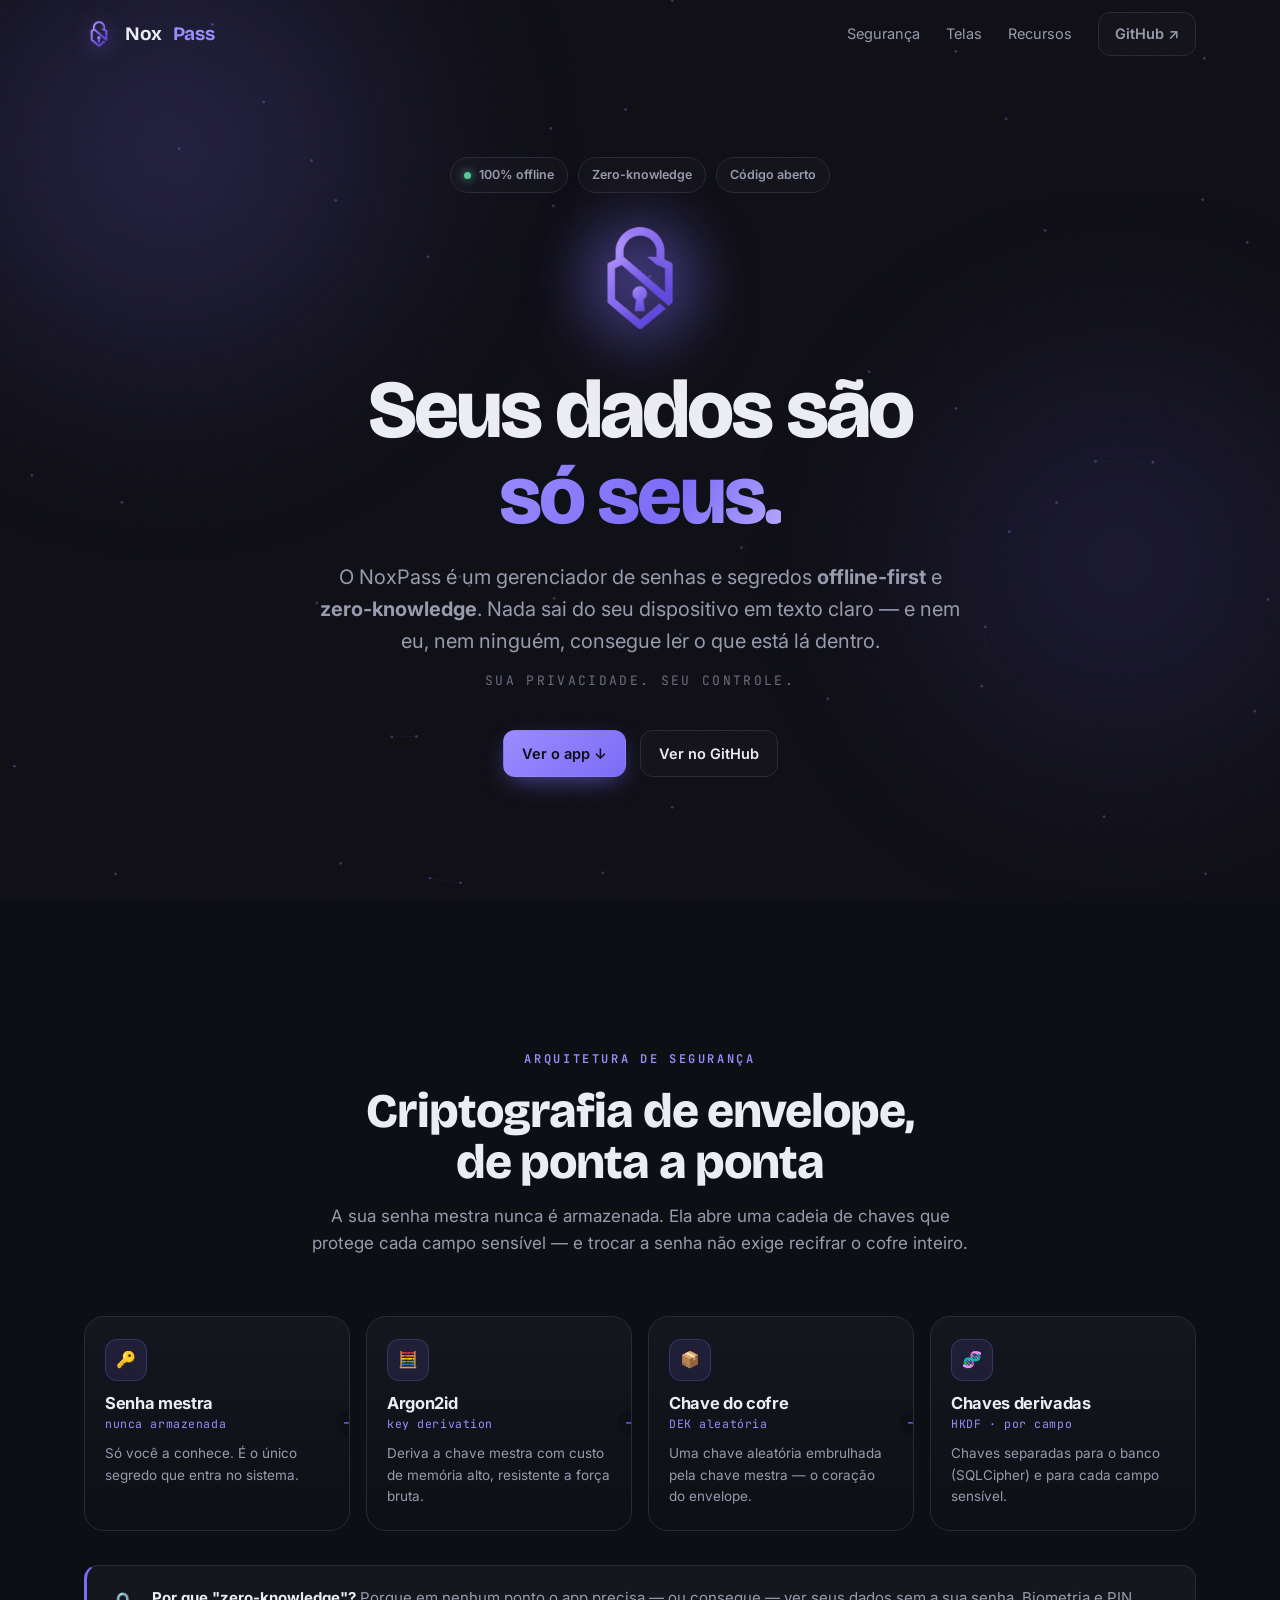
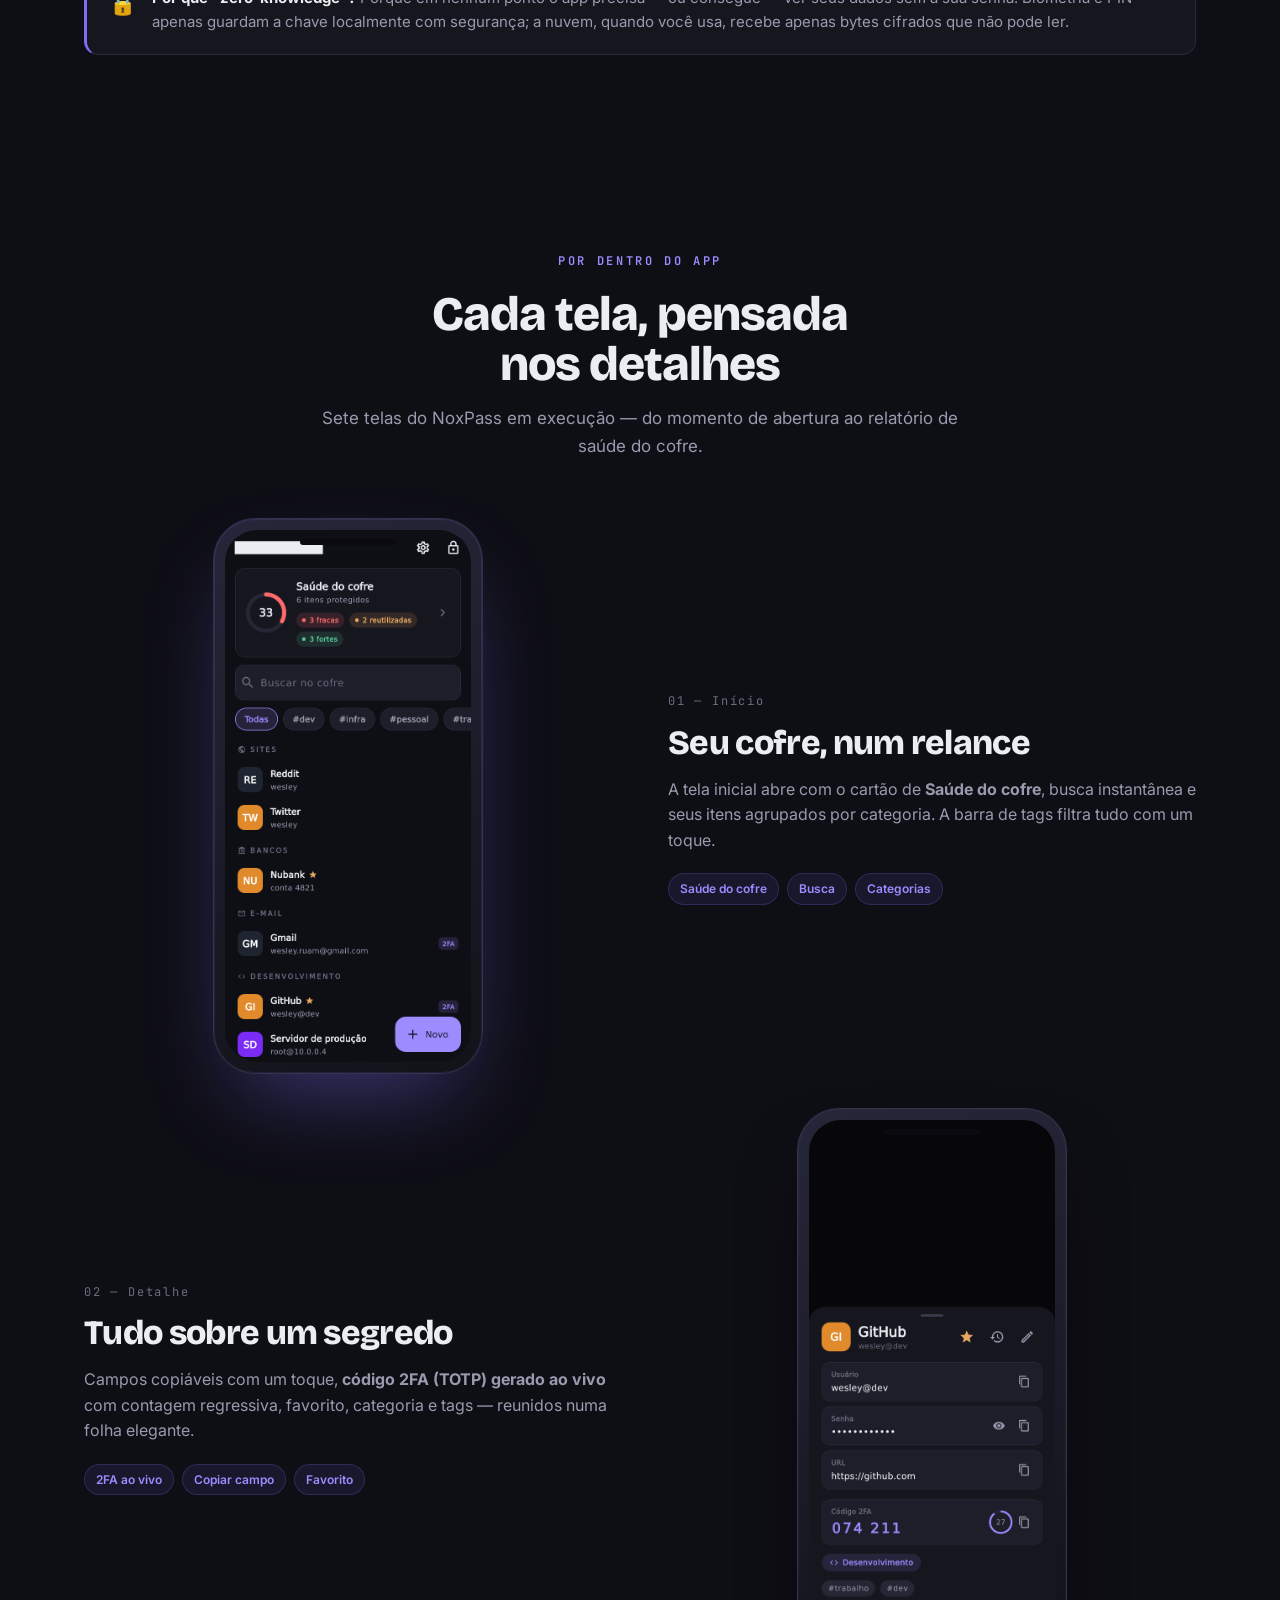
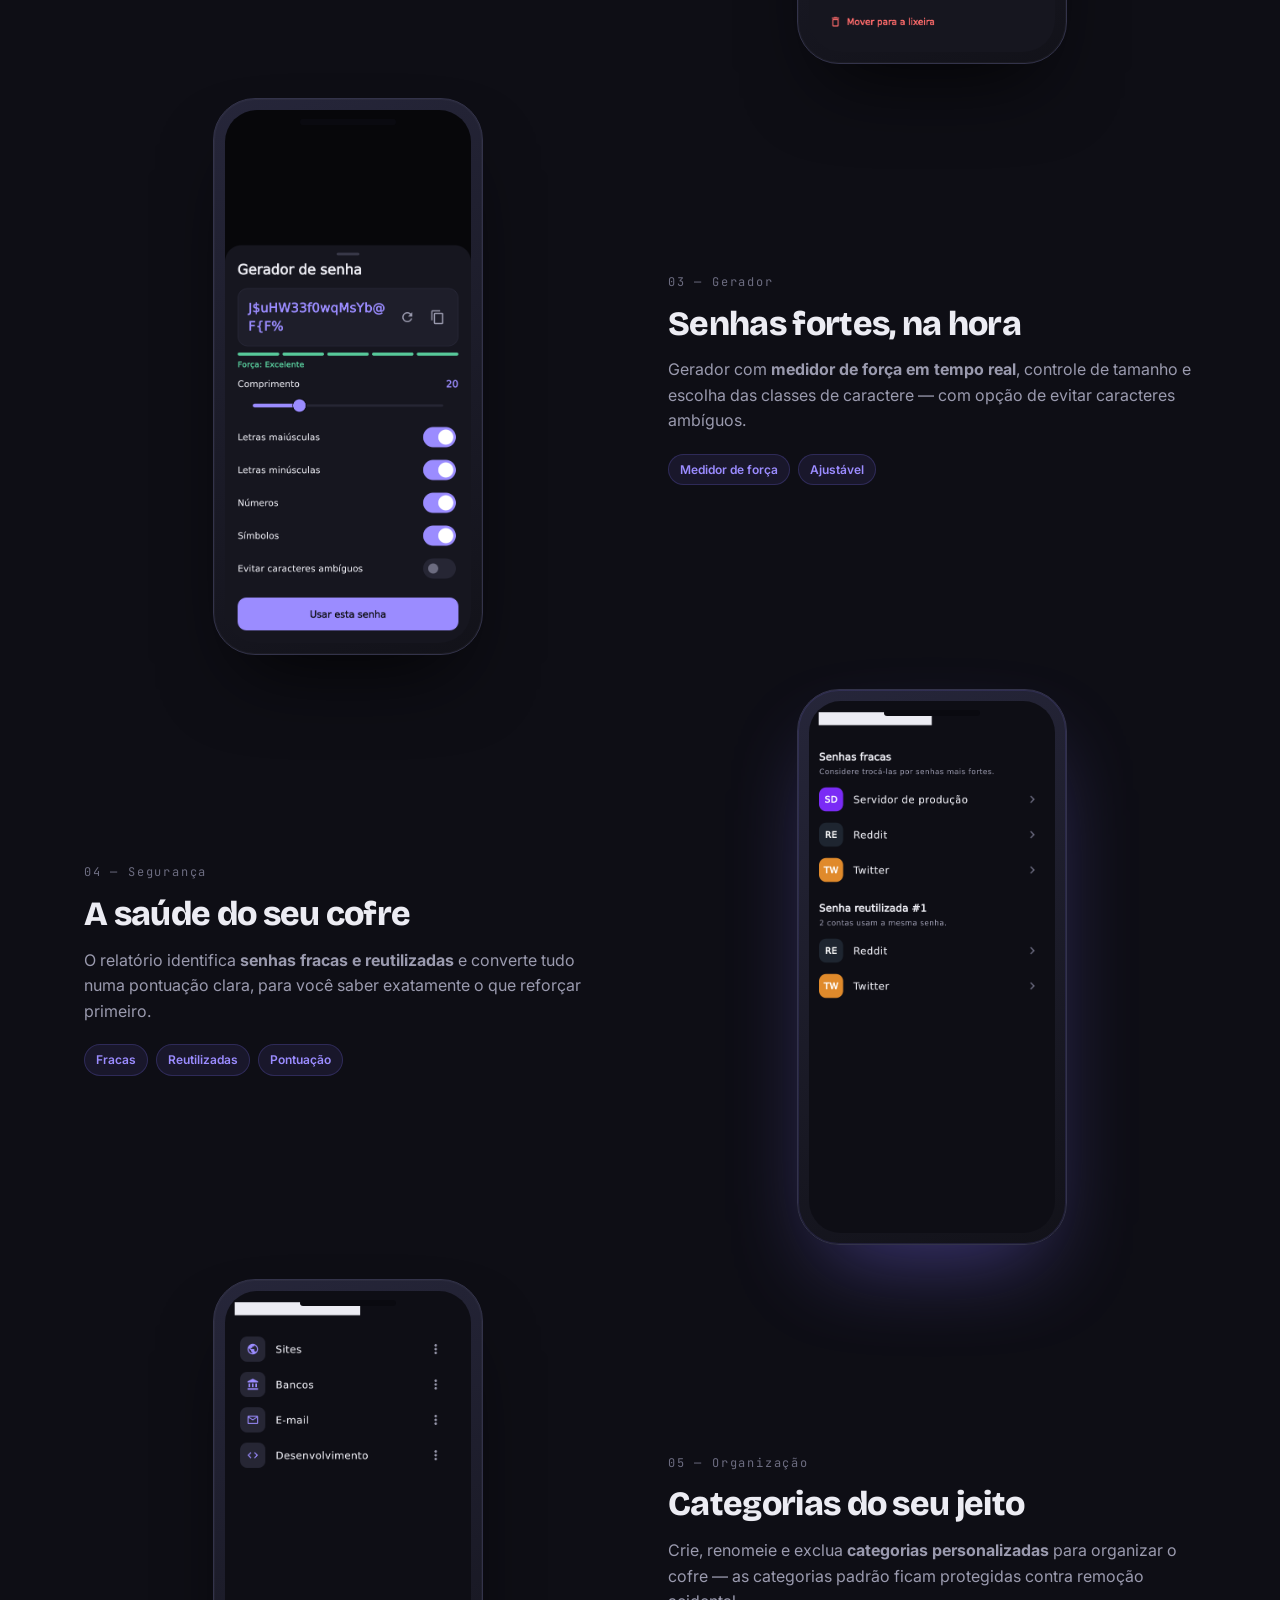
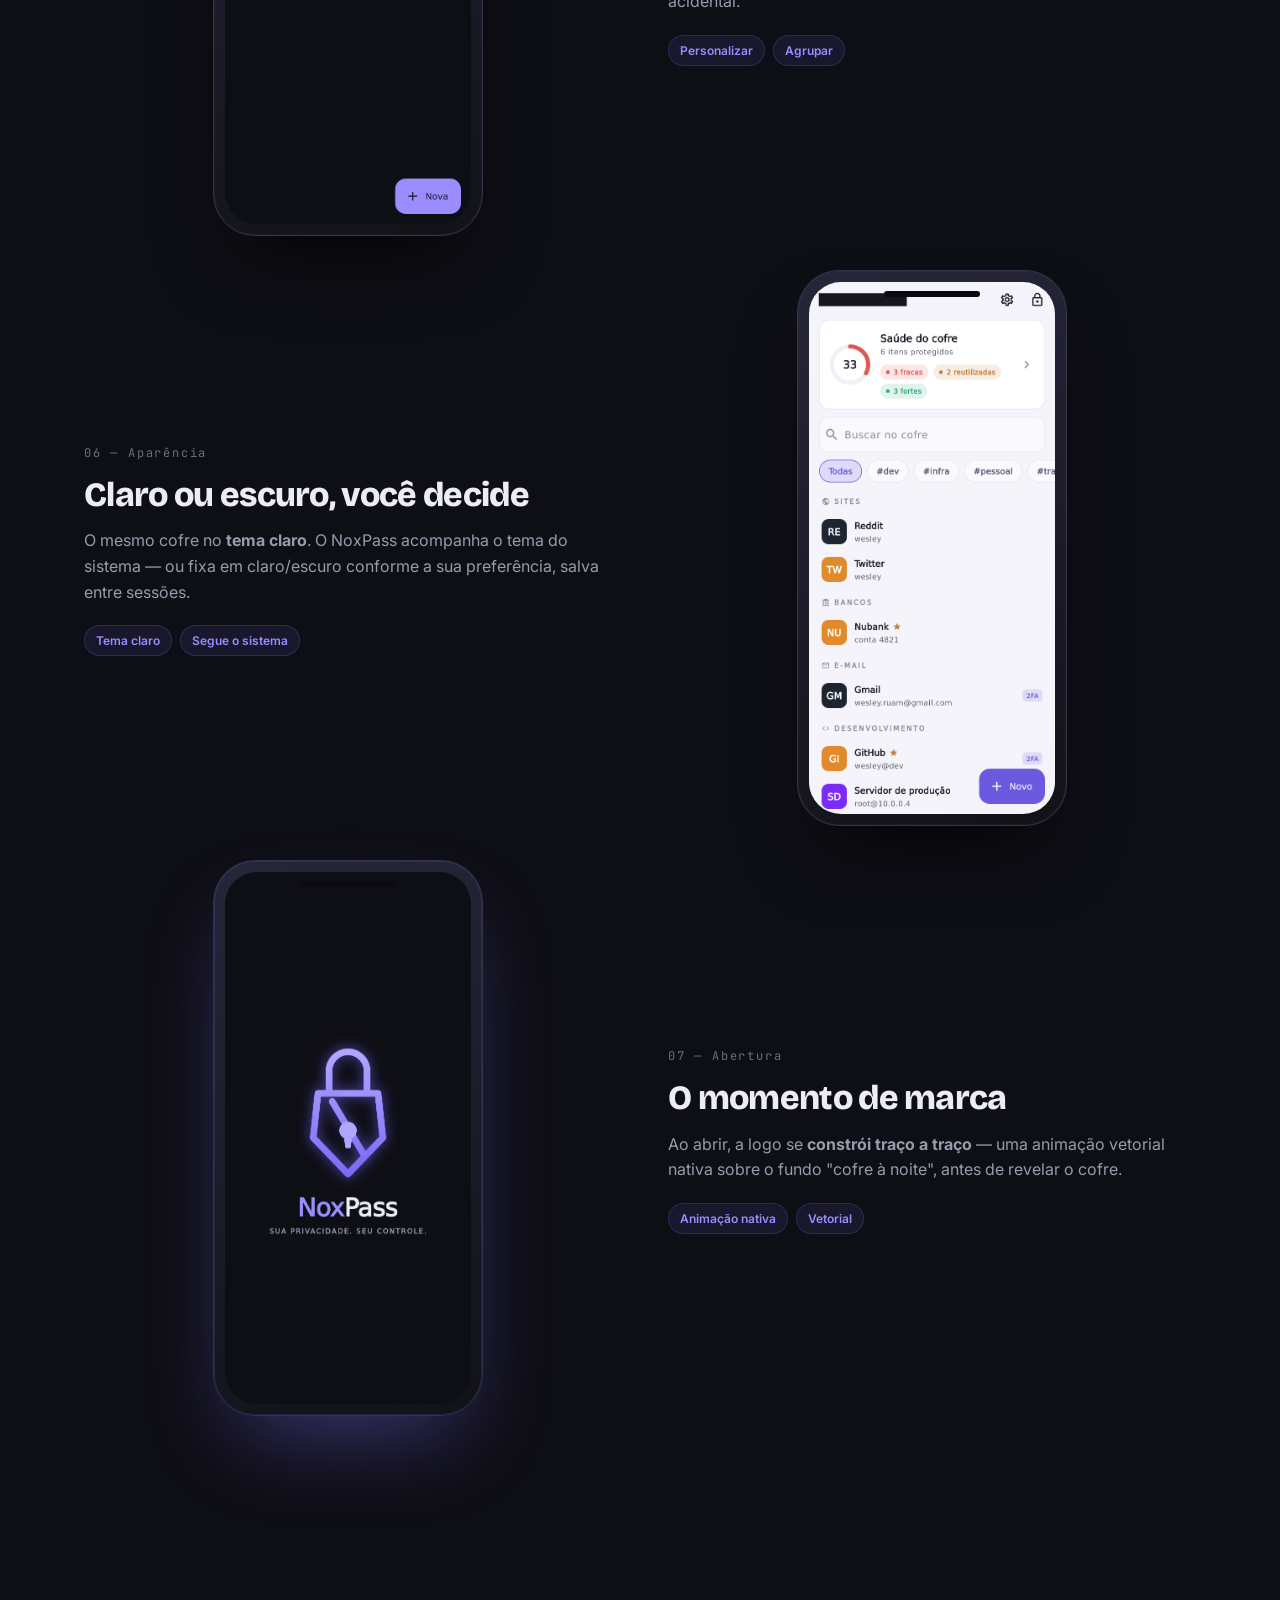
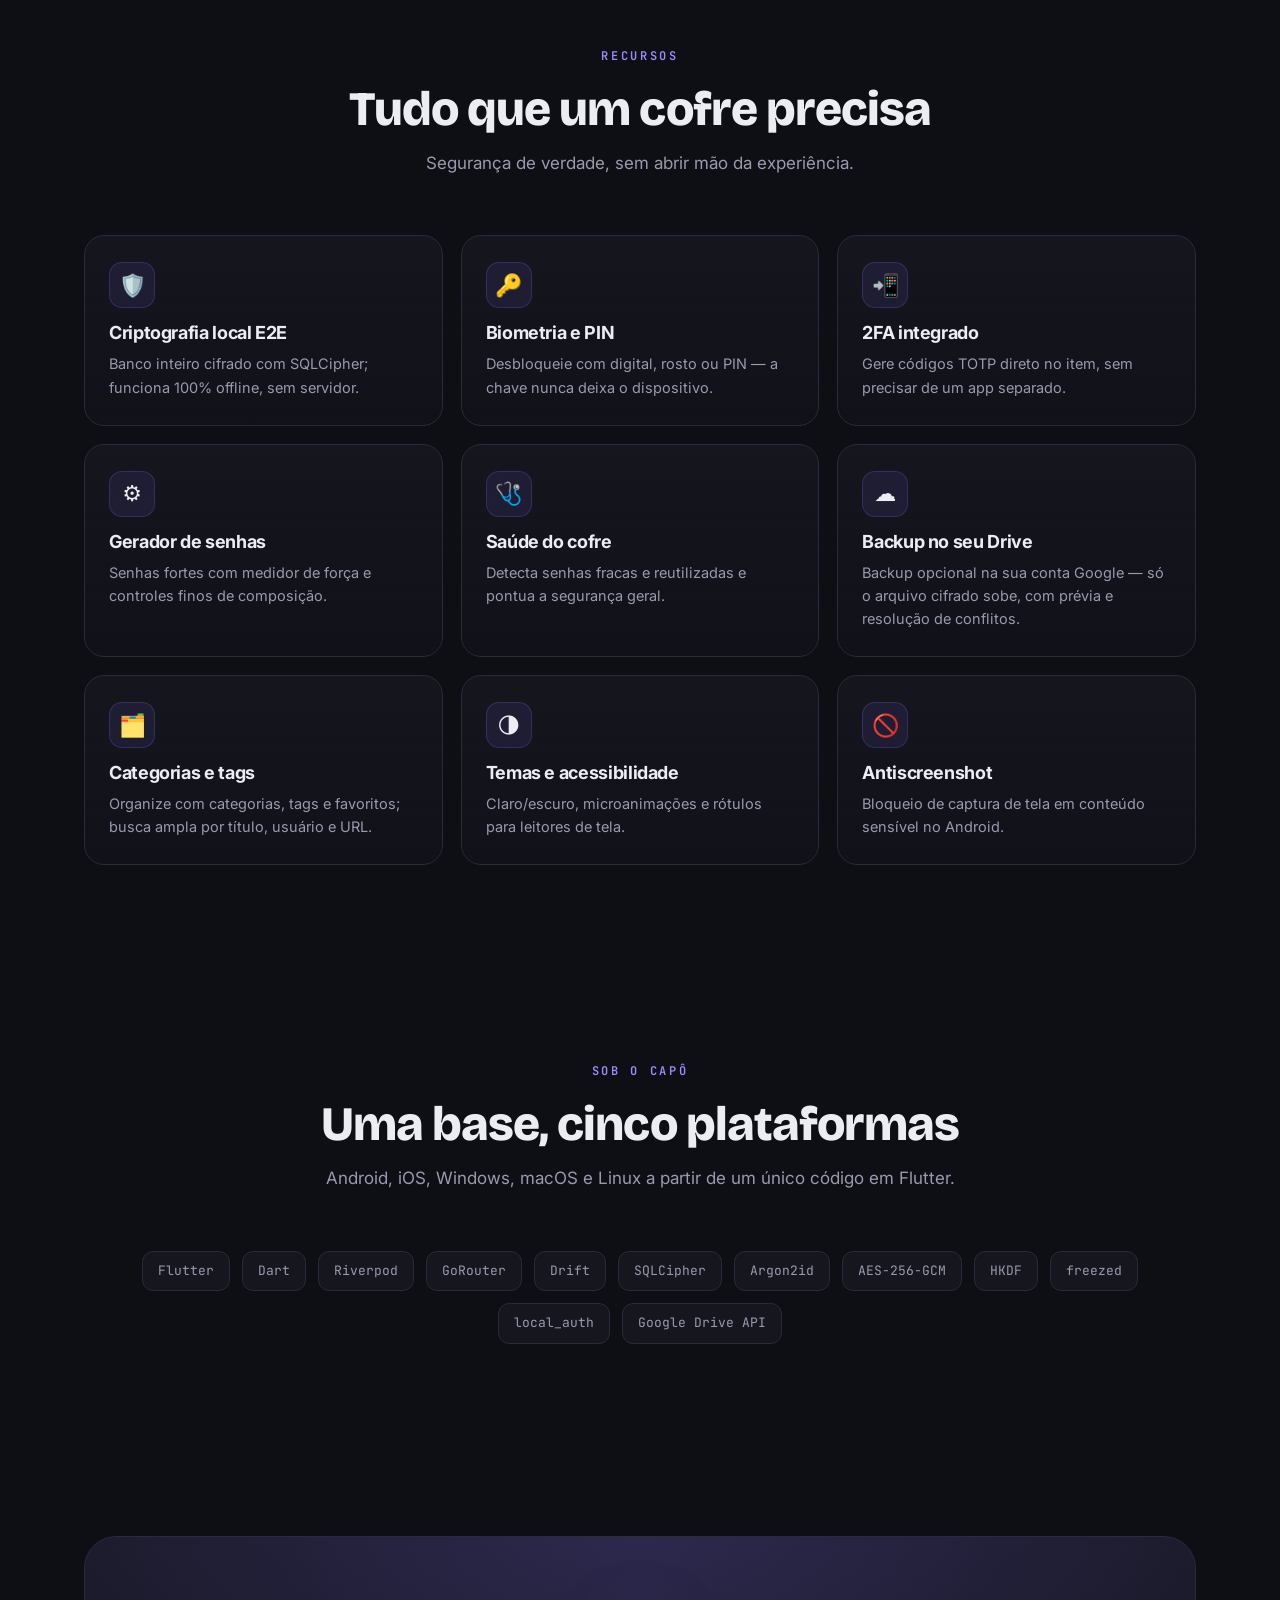
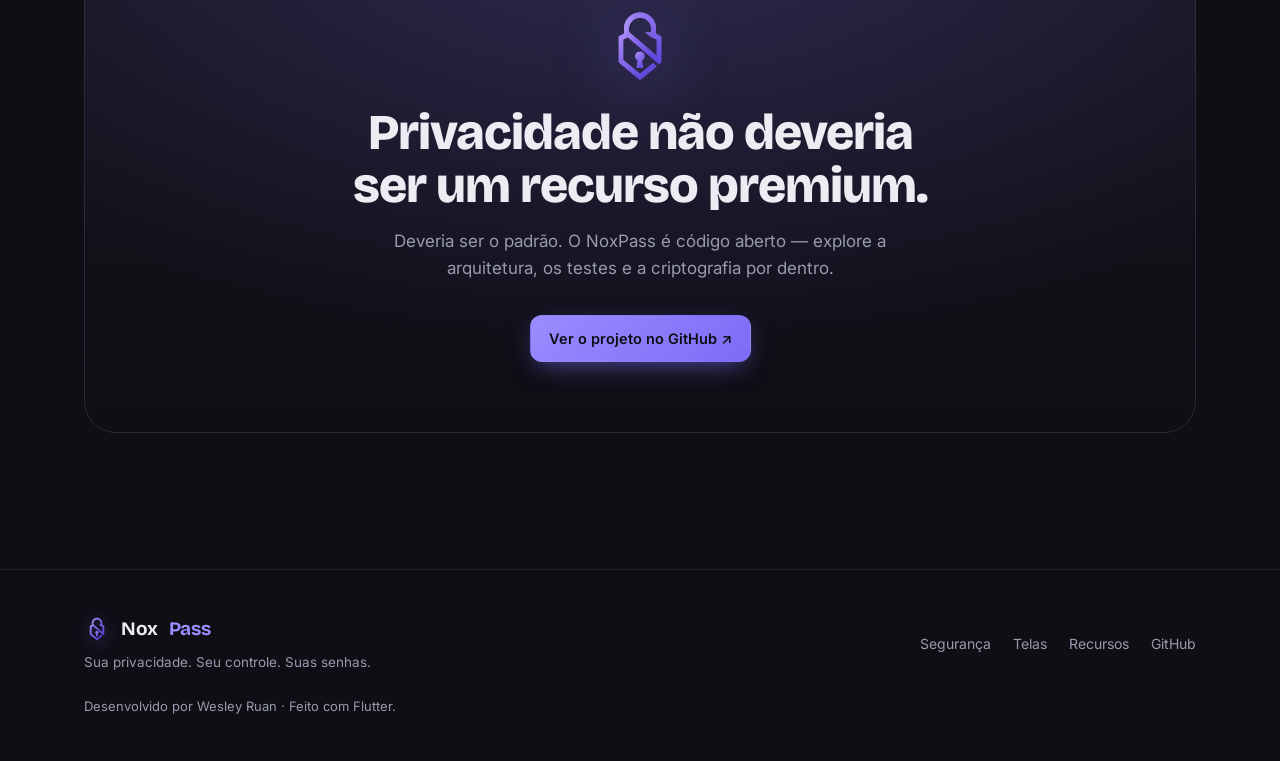
<file: noxpass/index.html>
<!doctype html>
<html lang="pt-BR">
<head>
<meta charset="utf-8" />
<meta name="viewport" content="width=device-width, initial-scale=1" />
<title>NoxPass — Sua privacidade. Seu controle.</title>
<meta name="description" content="NoxPass é um gerenciador de senhas offline-first e zero-knowledge. Criptografia local de ponta a ponta, 2FA, biometria e backup no seu próprio Google Drive." />
<meta name="theme-color" content="#0E0E15" />
<link rel="icon" href="noxpass_shield.png" />
<meta property="og:title" content="NoxPass — gerenciador de senhas zero-knowledge" />
<meta property="og:description" content="Seus dados são só seus. Criptografia local de ponta a ponta, offline-first, em Flutter." />
<meta property="og:image" content="noxpass_shield.png" />
<meta property="og:type" content="website" />
<link rel="preconnect" href="https://fonts.googleapis.com" />
<link rel="preconnect" href="https://fonts.gstatic.com" crossorigin />
<link href="https://fonts.googleapis.com/css2?family=Bricolage+Grotesque:opsz,wght@12..96,600;12..96,700;12..96,800&family=Inter:wght@400;500;600;700&family=JetBrains+Mono:wght@500;600&display=swap" rel="stylesheet" />
<style>
:root{
  --noite:#0E0E15;      /* fundo cofre à noite */
  --noite-2:#0B0B12;
  --panel:#16161F;
  --raise:#1E1E2A;
  --raise-2:#262634;
  --line:#2A2A3A;
  --line-soft:#22222f;
  --ink:#ECECF3;
  --dim:#9A9AAE;
  --faint:#6C6C80;
  --accent:#9B8CFF;     /* violeta claro */
  --accent-deep:#7C6CF6;
  --accent-core:#6A5AE0;
  --ok:#57C99A;
  --warn:#E8A860;
  --danger:#FF6B6B;
  --radius:20px;
  --maxw:1160px;
  --ease:cubic-bezier(.22,.61,.36,1);
  --font-display:"Bricolage Grotesque",-apple-system,system-ui,sans-serif;
  --font-body:"Inter",-apple-system,system-ui,sans-serif;
  --font-mono:"JetBrains Mono",ui-monospace,monospace;
}
*{box-sizing:border-box}
html{scroll-behavior:smooth}
body{
  margin:0;
  font-family:var(--font-body);
  color:var(--ink);
  background:var(--noite);
  line-height:1.6;
  -webkit-font-smoothing:antialiased;
  overflow-x:hidden;
}
h1,h2,h3{font-family:var(--font-display);font-weight:700;line-height:1.05;letter-spacing:-.02em;text-wrap:balance;margin:0}
a{color:inherit;text-decoration:none}
img{max-width:100%;display:block}
.wrap{max-width:var(--maxw);margin-inline:auto;padding-inline:24px}
.eyebrow{
  font-family:var(--font-mono);font-size:12px;font-weight:600;letter-spacing:.22em;
  text-transform:uppercase;color:var(--accent);
}
.muted{color:var(--dim)}
.mono{font-family:var(--font-mono)}

/* ---------- Ambient background ---------- */
.aura{position:fixed;inset:0;z-index:-2;overflow:hidden;pointer-events:none}
.aura::before,.aura::after{
  content:"";position:absolute;border-radius:50%;filter:blur(90px);opacity:.5;
}
.aura::before{width:620px;height:620px;left:-140px;top:-160px;
  background:radial-gradient(circle,rgba(124,108,246,.55),transparent 70%);}
.aura::after{width:560px;height:560px;right:-120px;top:280px;
  background:radial-gradient(circle,rgba(106,90,224,.40),transparent 70%);}
#nodes{position:fixed;inset:0;z-index:-1;pointer-events:none;opacity:.55}
.grain{position:fixed;inset:0;z-index:-1;pointer-events:none;opacity:.035;
  background-image:url("data:image/svg+xml;utf8,<svg xmlns='http://www.w3.org/2000/svg' width='120' height='120'><filter id='n'><feTurbulence type='fractalNoise' baseFrequency='.9' numOctaves='2'/></filter><rect width='100%25' height='100%25' filter='url(%23n)'/></svg>");}

/* ---------- Nav ---------- */
header.nav{position:sticky;top:0;z-index:50;transition:background .3s,border-color .3s,backdrop-filter .3s;
  border-bottom:1px solid transparent}
header.nav.scrolled{background:rgba(14,14,21,.72);backdrop-filter:blur(14px);border-bottom-color:var(--line-soft)}
.nav-in{display:flex;align-items:center;gap:16px;height:68px}
.brand{display:flex;align-items:center;gap:11px;font-family:var(--font-display);font-weight:700;font-size:19px;letter-spacing:-.02em}
.brand img{width:30px;height:30px;filter:drop-shadow(0 3px 10px rgba(124,108,246,.5))}
.brand b{color:var(--accent);font-weight:700}
.nav-links{margin-left:auto;display:flex;gap:26px;align-items:center}
.nav-links a{font-size:14.5px;color:var(--dim);transition:color .2s}
.nav-links a:hover{color:var(--ink)}
.btn{display:inline-flex;align-items:center;gap:9px;font-weight:600;font-size:14.5px;
  padding:11px 18px;border-radius:12px;transition:transform .2s var(--ease),box-shadow .2s,background .2s;border:1px solid transparent;cursor:pointer}
.btn-primary{background:linear-gradient(135deg,var(--accent),var(--accent-deep));color:#0E0E15;
  box-shadow:0 8px 26px -8px rgba(124,108,246,.7)}
.btn-primary:hover{transform:translateY(-2px);box-shadow:0 14px 34px -8px rgba(124,108,246,.85)}
.btn-ghost{border-color:var(--line);color:var(--ink);background:rgba(255,255,255,.02)}
.btn-ghost:hover{border-color:var(--accent-deep);transform:translateY(-2px)}
.nav-links .btn{padding:9px 16px}
@media(max-width:760px){.nav-links a:not(.btn){display:none}}

/* ---------- Hero ---------- */
.hero{position:relative;padding:88px 0 96px;text-align:center}
.badge-row{display:flex;justify-content:center;gap:10px;flex-wrap:wrap;margin-bottom:26px}
.pill{display:inline-flex;align-items:center;gap:8px;font-size:12.5px;font-weight:600;color:var(--dim);
  border:1px solid var(--line);background:rgba(255,255,255,.02);padding:7px 13px;border-radius:999px}
.pill .dot{width:7px;height:7px;border-radius:50%;background:var(--ok);box-shadow:0 0 10px var(--ok)}
.hero-shield{width:118px;height:118px;margin:0 auto 30px;position:relative;animation:float 6s ease-in-out infinite}
.hero-shield img{width:100%;height:100%;filter:drop-shadow(0 14px 40px rgba(124,108,246,.55))}
.hero-shield::after{content:"";position:absolute;inset:-30% ;z-index:-1;border-radius:50%;
  background:radial-gradient(circle,rgba(124,108,246,.45),transparent 65%);filter:blur(20px)}
@keyframes float{50%{transform:translateY(-14px)}}
.hero h1{font-size:clamp(40px,8vw,82px);font-weight:800;letter-spacing:-.035em}
.hero h1 .g{background:linear-gradient(120deg,var(--accent),var(--accent-deep) 60%,#b7a9ff);
  -webkit-background-clip:text;background-clip:text;color:transparent}
.hero p.lead{max-width:640px;margin:22px auto 0;font-size:clamp(16px,2.4vw,20px);color:var(--dim)}
.tagline{margin-top:14px;font-family:var(--font-mono);font-size:13px;letter-spacing:.18em;text-transform:uppercase;color:var(--faint)}
.cta-row{display:flex;gap:14px;justify-content:center;flex-wrap:wrap;margin-top:38px}
.trust{margin-top:54px;display:flex;justify-content:center;gap:34px;flex-wrap:wrap;color:var(--faint);font-size:13.5px}
.trust b{color:var(--ink);font-family:var(--font-display);font-weight:700}

/* ---------- Sections ---------- */
section{padding:96px 0;position:relative}
.section-head{max-width:680px;margin:0 auto 58px;text-align:center}
.section-head h2{font-size:clamp(30px,5vw,48px);margin:16px 0 0;font-weight:800}
.section-head p{color:var(--dim);font-size:17px;margin:16px 0 0}

/* ---------- Envelope diagram ---------- */
.flow{display:grid;grid-template-columns:repeat(4,1fr);gap:16px;align-items:stretch}
.node{background:linear-gradient(180deg,var(--panel),var(--noite));border:1px solid var(--line);
  border-radius:var(--radius);padding:22px 20px;position:relative;overflow:hidden}
.node .ic{width:42px;height:42px;border-radius:12px;display:grid;place-items:center;margin-bottom:14px;
  background:rgba(124,108,246,.12);border:1px solid rgba(124,108,246,.25)}
.node h3{font-size:16.5px;font-family:var(--font-body);font-weight:700}
.node .k{font-family:var(--font-mono);font-size:11.5px;color:var(--accent);letter-spacing:.05em;margin-top:3px}
.node p{font-size:13.5px;color:var(--dim);margin:10px 0 0}
.node .arrow{position:absolute;right:-13px;top:50%;transform:translateY(-50%);z-index:2;color:var(--accent-deep);
  background:var(--noite);border-radius:50%;display:grid;place-items:center;width:26px;height:26px}
@media(max-width:820px){.flow{grid-template-columns:1fr 1fr}.node .arrow{display:none}}
@media(max-width:480px){.flow{grid-template-columns:1fr}}
.zk-note{margin-top:34px;display:flex;gap:16px;align-items:flex-start;background:var(--panel);
  border:1px solid var(--line);border-left:3px solid var(--accent-deep);border-radius:14px;padding:20px 22px}
.zk-note .lock{font-size:22px}
.zk-note p{margin:0;font-size:15px;color:var(--dim)}
.zk-note b{color:var(--ink)}

/* ---------- Gallery ---------- */
.shot{display:grid;grid-template-columns:1fr 1fr;gap:56px;align-items:center;margin-bottom:34px}
.shot:nth-child(even) .shot-copy{order:2}
.shot-copy .idx{font-family:var(--font-mono);font-size:12px;color:var(--faint);letter-spacing:.15em}
.shot-copy h3{font-size:clamp(24px,3.4vw,34px);font-weight:800;margin:12px 0 0}
.shot-copy p{color:var(--dim);font-size:16px;margin:16px 0 0}
.shot-copy .tags{display:flex;gap:8px;flex-wrap:wrap;margin-top:20px}
.tag{font-size:12px;font-weight:600;color:var(--accent);background:rgba(124,108,246,.1);
  border:1px solid rgba(124,108,246,.22);padding:5px 11px;border-radius:999px}
.phone-wrap{display:flex;justify-content:center}
.phone{width:270px;max-width:78vw;border-radius:42px;padding:11px;background:linear-gradient(160deg,#26263a,#121219);
  border:1px solid #33334a;box-shadow:0 40px 80px -30px rgba(0,0,0,.8),0 0 0 1px rgba(255,255,255,.03) inset;
  position:relative;transition:transform .5s var(--ease)}
.phone:hover{transform:translateY(-8px) rotate(-1deg)}
.phone::before{content:"";position:absolute;top:20px;left:50%;transform:translateX(-50%);
  width:96px;height:6px;border-radius:999px;background:#0a0a10;z-index:3}
.phone img{border-radius:32px;width:100%;display:block}
.phone.glow{box-shadow:0 40px 90px -28px rgba(124,108,246,.45),0 0 0 1px rgba(124,108,246,.14) inset}
@media(max-width:860px){.shot{grid-template-columns:1fr;gap:26px;text-align:center}
  .shot:nth-child(even) .shot-copy{order:0}.shot-copy .tags{justify-content:center}}

/* ---------- Features ---------- */
.feat-grid{display:grid;grid-template-columns:repeat(3,1fr);gap:18px}
.feat{background:linear-gradient(180deg,var(--panel),rgba(22,22,31,.4));border:1px solid var(--line);
  border-radius:var(--radius);padding:26px 24px;transition:transform .3s var(--ease),border-color .3s,background .3s}
.feat:hover{transform:translateY(-6px);border-color:rgba(124,108,246,.4)}
.feat .ic{width:46px;height:46px;border-radius:13px;display:grid;place-items:center;font-size:22px;margin-bottom:16px;
  background:rgba(124,108,246,.1);border:1px solid rgba(124,108,246,.22)}
.feat h3{font-size:18px;font-family:var(--font-body);font-weight:700}
.feat p{color:var(--dim);font-size:14.5px;margin:9px 0 0}
@media(max-width:860px){.feat-grid{grid-template-columns:1fr 1fr}}
@media(max-width:520px){.feat-grid{grid-template-columns:1fr}}

/* ---------- Stack ---------- */
.stack-row{display:flex;flex-wrap:wrap;gap:12px;justify-content:center}
.chip{font-family:var(--font-mono);font-size:13px;color:var(--dim);border:1px solid var(--line);
  background:var(--panel);padding:9px 15px;border-radius:11px;transition:color .2s,border-color .2s}
.chip:hover{color:var(--accent);border-color:var(--accent-deep)}

/* ---------- Final CTA ---------- */
.final{text-align:center}
.final-card{background:
    radial-gradient(120% 140% at 50% 0%,rgba(124,108,246,.22),transparent 60%),
    linear-gradient(180deg,var(--panel),var(--noite));
  border:1px solid var(--line);border-radius:32px;padding:70px 30px;position:relative;overflow:hidden}
.final-card img{width:78px;height:78px;margin:0 auto 22px;filter:drop-shadow(0 10px 30px rgba(124,108,246,.5))}
.final-card h2{font-size:clamp(30px,5vw,50px);font-weight:800}
.final-card p{color:var(--dim);max-width:520px;margin:16px auto 0;font-size:17px}

/* ---------- Footer ---------- */
footer{border-top:1px solid var(--line-soft);padding:44px 0;margin-top:40px}
.foot-in{display:flex;justify-content:space-between;align-items:center;gap:20px;flex-wrap:wrap}
.foot-in .brand img{width:26px;height:26px}
footer .muted{font-size:13.5px}
.foot-links{display:flex;gap:22px}
.foot-links a{color:var(--dim);font-size:14px;transition:color .2s}
.foot-links a:hover{color:var(--accent)}

/* ---------- Reveal ---------- */
.reveal{opacity:0;transform:translateY(26px);transition:opacity .7s var(--ease),transform .7s var(--ease)}
.reveal.in{opacity:1;transform:none}
.reveal[data-d="1"]{transition-delay:.08s}
.reveal[data-d="2"]{transition-delay:.16s}
.reveal[data-d="3"]{transition-delay:.24s}
@media(prefers-reduced-motion:reduce){
  *{animation:none!important;scroll-behavior:auto!important}
  .reveal{opacity:1;transform:none;transition:none}
  .hero-shield{animation:none}
}
</style>
</head>
<body>
<div class="aura"></div>
<canvas id="nodes"></canvas>
<div class="grain"></div>

<header class="nav" id="nav">
  <div class="wrap nav-in">
    <a class="brand" href="#top"><img src="noxpass_shield.png" alt="NoxPass" />Nox<b>Pass</b></a>
    <nav class="nav-links">
      <a href="#seguranca">Segurança</a>
      <a href="#telas">Telas</a>
      <a href="#recursos">Recursos</a>
      <a class="btn btn-ghost" href="https://github.com/wesleyruam/noxpass" target="_blank" rel="noopener">GitHub ↗</a>
    </nav>
  </div>
</header>

<main id="top">
<section class="hero">
  <div class="wrap">
    <div class="badge-row reveal">
      <span class="pill"><span class="dot"></span>100% offline</span>
      <span class="pill">Zero-knowledge</span>
      <span class="pill">Código aberto</span>
    </div>
    <div class="hero-shield reveal" data-d="1"><img src="noxpass_shield.png" alt="Escudo NoxPass" /></div>
    <h1 class="reveal" data-d="1">Seus dados são<br /><span class="g">só seus.</span></h1>
    <p class="lead reveal" data-d="2">O NoxPass é um gerenciador de senhas e segredos <b>offline-first</b> e <b>zero-knowledge</b>. Nada sai do seu dispositivo em texto claro — e nem eu, nem ninguém, consegue ler o que está lá dentro.</p>
    <div class="tagline reveal" data-d="2">Sua privacidade. Seu controle.</div>
    <div class="cta-row reveal" data-d="3">
      <a class="btn btn-primary" href="#telas">Ver o app ↓</a>
      <a class="btn btn-ghost" href="https://github.com/wesleyruam/noxpass" target="_blank" rel="noopener">Ver no GitHub</a>
    </div>
    <div class="trust reveal" data-d="3">
      <span><b>5</b> plataformas</span>
      <span><b>Argon2id</b> + AES-256-GCM</span>
      <span><b>SQLCipher</b> no banco</span>
      <span><b>Flutter</b> nativo</span>
    </div>
  </div>
</section>

<section id="seguranca">
  <div class="wrap">
    <div class="section-head reveal">
      <span class="eyebrow">Arquitetura de segurança</span>
      <h2>Criptografia de envelope, de ponta a ponta</h2>
      <p>A sua senha mestra nunca é armazenada. Ela abre uma cadeia de chaves que protege cada campo sensível — e trocar a senha não exige recifrar o cofre inteiro.</p>
    </div>
    <div class="flow">
      <div class="node reveal"><div class="ic">🔑</div><h3>Senha mestra</h3><div class="k">nunca armazenada</div><p>Só você a conhece. É o único segredo que entra no sistema.</p><div class="arrow">→</div></div>
      <div class="node reveal" data-d="1"><div class="ic">🧮</div><h3>Argon2id</h3><div class="k">key derivation</div><p>Deriva a chave mestra com custo de memória alto, resistente a força bruta.</p><div class="arrow">→</div></div>
      <div class="node reveal" data-d="2"><div class="ic">📦</div><h3>Chave do cofre</h3><div class="k">DEK aleatória</div><p>Uma chave aleatória embrulhada pela chave mestra — o coração do envelope.</p><div class="arrow">→</div></div>
      <div class="node reveal" data-d="3"><div class="ic">🧬</div><h3>Chaves derivadas</h3><div class="k">HKDF · por campo</div><p>Chaves separadas para o banco (SQLCipher) e para cada campo sensível.</p></div>
    </div>
    <div class="zk-note reveal">
      <span class="lock">🔒</span>
      <p><b>Por que "zero-knowledge"?</b> Porque em nenhum ponto o app precisa — ou consegue — ver seus dados sem a sua senha. Biometria e PIN apenas guardam a chave localmente com segurança; a nuvem, quando você usa, recebe apenas bytes cifrados que não pode ler.</p>
    </div>
  </div>
</section>

<section id="telas">
  <div class="wrap">
    <div class="section-head reveal">
      <span class="eyebrow">Por dentro do app</span>
      <h2>Cada tela, pensada nos detalhes</h2>
      <p>Sete telas do NoxPass em execução — do momento de abertura ao relatório de saúde do cofre.</p>
    </div>

    <div class="shot reveal">
      <div class="shot-copy">
        <span class="idx">01 — Início</span>
        <h3>Seu cofre, num relance</h3>
        <p>A tela inicial abre com o cartão de <b>Saúde do cofre</b>, busca instantânea e seus itens agrupados por categoria. A barra de tags filtra tudo com um toque.</p>
        <div class="tags"><span class="tag">Saúde do cofre</span><span class="tag">Busca</span><span class="tag">Categorias</span></div>
      </div>
      <div class="phone-wrap"><div class="phone glow"><img src="screenshots/home.png" alt="Tela inicial do NoxPass" loading="lazy" /></div></div>
    </div>

    <div class="shot reveal">
      <div class="shot-copy">
        <span class="idx">02 — Detalhe</span>
        <h3>Tudo sobre um segredo</h3>
        <p>Campos copiáveis com um toque, <b>código 2FA (TOTP) gerado ao vivo</b> com contagem regressiva, favorito, categoria e tags — reunidos numa folha elegante.</p>
        <div class="tags"><span class="tag">2FA ao vivo</span><span class="tag">Copiar campo</span><span class="tag">Favorito</span></div>
      </div>
      <div class="phone-wrap"><div class="phone"><img src="screenshots/detail.png" alt="Detalhe de um segredo" loading="lazy" /></div></div>
    </div>

    <div class="shot reveal">
      <div class="shot-copy">
        <span class="idx">03 — Gerador</span>
        <h3>Senhas fortes, na hora</h3>
        <p>Gerador com <b>medidor de força em tempo real</b>, controle de tamanho e escolha das classes de caractere — com opção de evitar caracteres ambíguos.</p>
        <div class="tags"><span class="tag">Medidor de força</span><span class="tag">Ajustável</span></div>
      </div>
      <div class="phone-wrap"><div class="phone"><img src="screenshots/generator.png" alt="Gerador de senhas" loading="lazy" /></div></div>
    </div>

    <div class="shot reveal">
      <div class="shot-copy">
        <span class="idx">04 — Segurança</span>
        <h3>A saúde do seu cofre</h3>
        <p>O relatório identifica <b>senhas fracas e reutilizadas</b> e converte tudo numa pontuação clara, para você saber exatamente o que reforçar primeiro.</p>
        <div class="tags"><span class="tag">Fracas</span><span class="tag">Reutilizadas</span><span class="tag">Pontuação</span></div>
      </div>
      <div class="phone-wrap"><div class="phone glow"><img src="screenshots/security.png" alt="Relatório de segurança" loading="lazy" /></div></div>
    </div>

    <div class="shot reveal">
      <div class="shot-copy">
        <span class="idx">05 — Organização</span>
        <h3>Categorias do seu jeito</h3>
        <p>Crie, renomeie e exclua <b>categorias personalizadas</b> para organizar o cofre — as categorias padrão ficam protegidas contra remoção acidental.</p>
        <div class="tags"><span class="tag">Personalizar</span><span class="tag">Agrupar</span></div>
      </div>
      <div class="phone-wrap"><div class="phone"><img src="screenshots/categories.png" alt="Gerenciar categorias" loading="lazy" /></div></div>
    </div>

    <div class="shot reveal">
      <div class="shot-copy">
        <span class="idx">06 — Aparência</span>
        <h3>Claro ou escuro, você decide</h3>
        <p>O mesmo cofre no <b>tema claro</b>. O NoxPass acompanha o tema do sistema — ou fixa em claro/escuro conforme a sua preferência, salva entre sessões.</p>
        <div class="tags"><span class="tag">Tema claro</span><span class="tag">Segue o sistema</span></div>
      </div>
      <div class="phone-wrap"><div class="phone"><img src="screenshots/home_light.png" alt="Tema claro do NoxPass" loading="lazy" /></div></div>
    </div>

    <div class="shot reveal">
      <div class="shot-copy">
        <span class="idx">07 — Abertura</span>
        <h3>O momento de marca</h3>
        <p>Ao abrir, a logo se <b>constrói traço a traço</b> — uma animação vetorial nativa sobre o fundo "cofre à noite", antes de revelar o cofre.</p>
        <div class="tags"><span class="tag">Animação nativa</span><span class="tag">Vetorial</span></div>
      </div>
      <div class="phone-wrap"><div class="phone glow"><img src="screenshots/splash.png" alt="Tela de abertura" loading="lazy" /></div></div>
    </div>
  </div>
</section>

<section id="recursos">
  <div class="wrap">
    <div class="section-head reveal">
      <span class="eyebrow">Recursos</span>
      <h2>Tudo que um cofre precisa</h2>
      <p>Segurança de verdade, sem abrir mão da experiência.</p>
    </div>
    <div class="feat-grid">
      <div class="feat reveal"><div class="ic">🛡️</div><h3>Criptografia local E2E</h3><p>Banco inteiro cifrado com SQLCipher; funciona 100% offline, sem servidor.</p></div>
      <div class="feat reveal" data-d="1"><div class="ic">🔑</div><h3>Biometria e PIN</h3><p>Desbloqueie com digital, rosto ou PIN — a chave nunca deixa o dispositivo.</p></div>
      <div class="feat reveal" data-d="2"><div class="ic">📲</div><h3>2FA integrado</h3><p>Gere códigos TOTP direto no item, sem precisar de um app separado.</p></div>
      <div class="feat reveal"><div class="ic">⚙️</div><h3>Gerador de senhas</h3><p>Senhas fortes com medidor de força e controles finos de composição.</p></div>
      <div class="feat reveal" data-d="1"><div class="ic">🩺</div><h3>Saúde do cofre</h3><p>Detecta senhas fracas e reutilizadas e pontua a segurança geral.</p></div>
      <div class="feat reveal" data-d="2"><div class="ic">☁️</div><h3>Backup no seu Drive</h3><p>Backup opcional na sua conta Google — só o arquivo cifrado sobe, com prévia e resolução de conflitos.</p></div>
      <div class="feat reveal"><div class="ic">🗂️</div><h3>Categorias e tags</h3><p>Organize com categorias, tags e favoritos; busca ampla por título, usuário e URL.</p></div>
      <div class="feat reveal" data-d="1"><div class="ic">🌗</div><h3>Temas e acessibilidade</h3><p>Claro/escuro, microanimações e rótulos para leitores de tela.</p></div>
      <div class="feat reveal" data-d="2"><div class="ic">🚫</div><h3>Antiscreenshot</h3><p>Bloqueio de captura de tela em conteúdo sensível no Android.</p></div>
    </div>
  </div>
</section>

<section id="stack">
  <div class="wrap">
    <div class="section-head reveal">
      <span class="eyebrow">Sob o capô</span>
      <h2>Uma base, cinco plataformas</h2>
      <p>Android, iOS, Windows, macOS e Linux a partir de um único código em Flutter.</p>
    </div>
    <div class="stack-row reveal">
      <span class="chip">Flutter</span><span class="chip">Dart</span><span class="chip">Riverpod</span>
      <span class="chip">GoRouter</span><span class="chip">Drift</span><span class="chip">SQLCipher</span>
      <span class="chip">Argon2id</span><span class="chip">AES-256-GCM</span><span class="chip">HKDF</span>
      <span class="chip">freezed</span><span class="chip">local_auth</span><span class="chip">Google Drive API</span>
    </div>
  </div>
</section>

<section class="final">
  <div class="wrap">
    <div class="final-card reveal">
      <img src="noxpass_shield.png" alt="NoxPass" />
      <h2>Privacidade não deveria<br />ser um recurso premium.</h2>
      <p>Deveria ser o padrão. O NoxPass é código aberto — explore a arquitetura, os testes e a criptografia por dentro.</p>
      <div class="cta-row" style="margin-top:32px">
        <a class="btn btn-primary" href="https://github.com/wesleyruam/noxpass" target="_blank" rel="noopener">Ver o projeto no GitHub ↗</a>
      </div>
    </div>
  </div>
</section>
</main>

<footer>
  <div class="wrap foot-in">
    <div>
      <a class="brand" href="#top"><img src="noxpass_shield.png" alt="" />Nox<b>Pass</b></a>
      <div class="muted" style="margin-top:8px">Sua privacidade. Seu controle. Suas senhas.</div>
    </div>
    <div class="foot-links">
      <a href="#seguranca">Segurança</a>
      <a href="#telas">Telas</a>
      <a href="#recursos">Recursos</a>
      <a href="https://github.com/wesleyruam/noxpass" target="_blank" rel="noopener">GitHub</a>
    </div>
  </div>
  <div class="wrap muted" style="margin-top:22px;font-size:13px">Desenvolvido por Wesley Ruan · Feito com Flutter.</div>
</footer>

<script>
// Nav: fundo ao rolar
const nav=document.getElementById('nav');
const onScroll=()=>nav.classList.toggle('scrolled',window.scrollY>12);
onScroll();addEventListener('scroll',onScroll,{passive:true});

// Reveal on scroll
const reduce=matchMedia('(prefers-reduced-motion:reduce)').matches;
if(reduce){document.querySelectorAll('.reveal').forEach(e=>e.classList.add('in'));}
else{
  const io=new IntersectionObserver((es)=>{
    es.forEach(e=>{if(e.isIntersecting){e.target.classList.add('in');io.unobserve(e.target);}});
  },{threshold:.14,rootMargin:'0px 0px -8% 0px'});
  document.querySelectorAll('.reveal').forEach(e=>io.observe(e));
}

// Canvas: constelação de nós cifrados (ambiente, discreto)
(function(){
  if(reduce)return;
  const c=document.getElementById('nodes'),x=c.getContext('2d');
  let w,h,pts,raf;
  const DPR=Math.min(devicePixelRatio||1,2);
  function size(){
    w=c.width=innerWidth*DPR;h=c.height=innerHeight*DPR;
    c.style.width=innerWidth+'px';c.style.height=innerHeight+'px';
    const n=Math.min(64,Math.floor(innerWidth/26));
    pts=Array.from({length:n},()=>({
      x:Math.random()*w,y:Math.random()*h,
      vx:(Math.random()-.5)*.12*DPR,vy:(Math.random()-.5)*.12*DPR
    }));
  }
  function draw(){
    x.clearRect(0,0,w,h);
    for(const p of pts){
      p.x+=p.vx;p.y+=p.vy;
      if(p.x<0||p.x>w)p.vx*=-1;if(p.y<0||p.y>h)p.vy*=-1;
    }
    for(let i=0;i<pts.length;i++){
      for(let j=i+1;j<pts.length;j++){
        const a=pts[i],b=pts[j],dx=a.x-b.x,dy=a.y-b.y,d=Math.hypot(dx,dy);
        const max=130*DPR;
        if(d<max){
          x.strokeStyle='rgba(124,108,246,'+(1-d/max)*.16+')';
          x.lineWidth=1;x.beginPath();x.moveTo(a.x,a.y);x.lineTo(b.x,b.y);x.stroke();
        }
      }
    }
    for(const p of pts){
      x.fillStyle='rgba(155,140,255,.55)';
      x.beginPath();x.arc(p.x,p.y,1.4*DPR,0,7);x.fill();
    }
    raf=requestAnimationFrame(draw);
  }
  size();draw();
  let t;addEventListener('resize',()=>{clearTimeout(t);t=setTimeout(size,180)},{passive:true});
})();
</script>
</body>
</html>
</file>
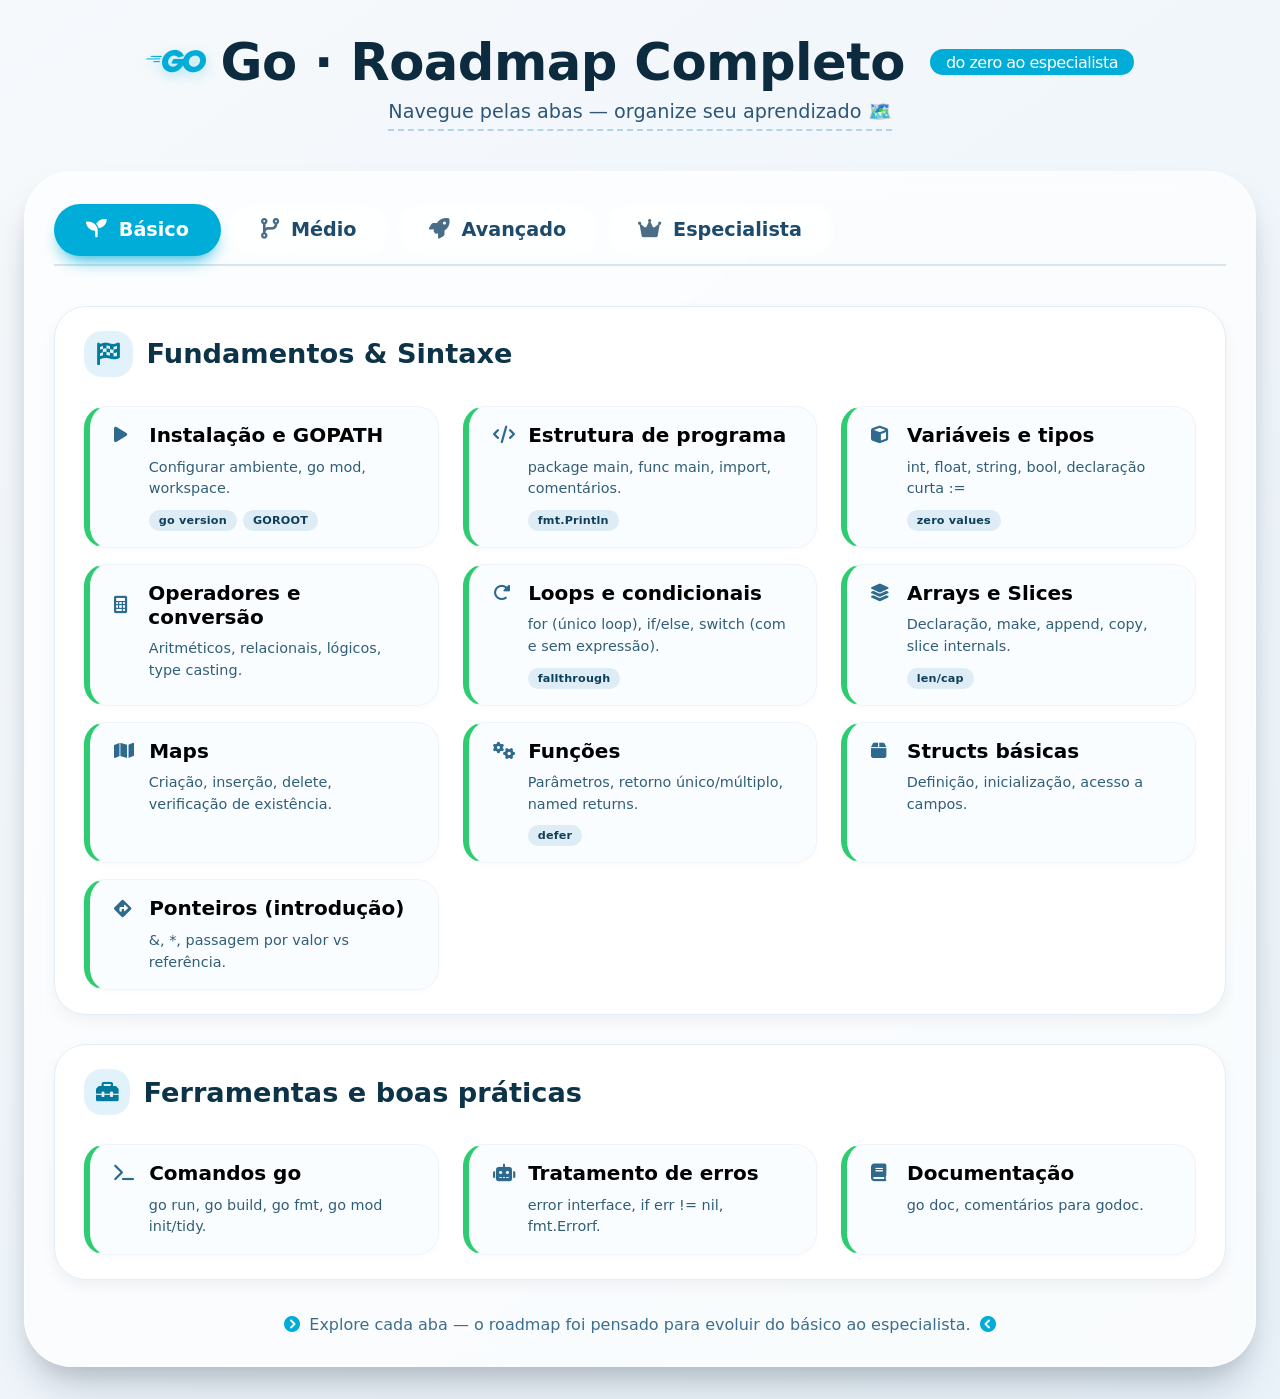
<file: go.html>
<!DOCTYPE html>
<html lang="pt-br">
<head>
  <meta charset="UTF-8">
  <meta name="viewport" content="width=device-width, initial-scale=1.0">
  <title>🐹 Roadmap Completo · Golang</title>
  <!-- Font Awesome para ícones -->
  <link rel="stylesheet" href="https://cdnjs.cloudflare.com/ajax/libs/font-awesome/6.0.0-beta3/css/all.min.css">
  <style>
    * {
      margin: 0;
      padding: 0;
      box-sizing: border-box;
      font-family: system-ui, 'Segoe UI', Roboto, 'Helvetica Neue', sans-serif;
    }

    body {
      background: linear-gradient(145deg, #f6f9fc 0%, #e9f2f9 100%);
      min-height: 100vh;
      padding: 2rem 1.5rem;
      display: flex;
      flex-direction: column;
      align-items: center;
    }

    .header {
      text-align: center;
      margin-bottom: 2.5rem;
    }

    .header h1 {
      font-size: 3.2rem;
      font-weight: 700;
      letter-spacing: -0.5px;
      color: #0d2b3e;
      display: flex;
      align-items: center;
      justify-content: center;
      gap: 15px;
      flex-wrap: wrap;
    }

    .header h1 i {
      color: #00ADD8;
      font-size: 3rem;
      filter: drop-shadow(0 4px 6px rgba(0,173,216,0.25));
    }

    .badge-go {
      background: #00ADD8;
      color: white;
      padding: 0.2rem 1rem;
      border-radius: 40px;
      font-size: 1rem;
      font-weight: 500;
      margin-left: 10px;
      vertical-align: middle;
    }

    .sub {
      color: #2c5778;
      margin-top: 0.5rem;
      font-size: 1.2rem;
      font-weight: 400;
      border-bottom: 2px dashed #b0d4e9;
      display: inline-block;
      padding-bottom: 6px;
    }

    /* container das abas */
    .roadmap-wrapper {
      max-width: 1400px;
      width: 100%;
      background: rgba(255,255,255,0.7);
      backdrop-filter: blur(12px);
      -webkit-backdrop-filter: blur(12px);
      border-radius: 48px;
      padding: 2rem 1.8rem;
      box-shadow: 0 25px 40px -12px rgba(0,20,40,0.25), 0 8px 18px rgba(0,0,0,0.05);
      border: 1px solid rgba(255,255,255,0.5);
    }

    /* navegação tabs */
    .tabs-nav {
      display: flex;
      flex-wrap: wrap;
      gap: 8px;
      margin-bottom: 2.5rem;
      border-bottom: 2px solid #d7e5ef;
      padding-bottom: 8px;
    }

    .tab-btn {
      background: transparent;
      border: none;
      padding: 0.9rem 2rem;
      font-size: 1.2rem;
      font-weight: 600;
      border-radius: 60px;
      color: #1e4a6b;
      cursor: pointer;
      display: flex;
      align-items: center;
      gap: 12px;
      transition: all 0.2s ease;
      backdrop-filter: blur(4px);
    }

    .tab-btn i {
      font-size: 1.3rem;
      opacity: 0.8;
    }

    .tab-btn:hover {
      background: rgba(0,173,216,0.12);
      color: #005f87;
    }

    .tab-btn.active {
      background: #00ADD8;
      color: white;
      box-shadow: 0 10px 18px -8px #00ADD8;
    }

    .tab-btn.active i {
      opacity: 1;
      color: white;
    }

    /* painéis de conteúdo */
    .tab-panel {
      display: none;
      opacity: 0;
      transition: opacity 0.25s;
    }

    .tab-panel.active {
      display: block;
      opacity: 1;
    }

    /* layout do roadmap */
    .roadmap-grid {
      display: flex;
      flex-direction: column;
      gap: 1.8rem;
    }

    .roadmap-section {
      background: white;
      border-radius: 32px;
      padding: 1.5rem 1.8rem;
      box-shadow: 0 6px 14px rgba(0,20,30,0.05);
      border: 1px solid #e3edf5;
    }

    .section-title {
      display: flex;
      align-items: center;
      gap: 14px;
      margin-bottom: 1.8rem;
      font-weight: 700;
      font-size: 1.7rem;
      color: #0c3348;
    }

    .section-title i {
      background: #e1f2fa;
      padding: 12px;
      border-radius: 18px;
      color: #007a9e;
      font-size: 1.4rem;
    }

    .topics-container {
      display: grid;
      grid-template-columns: repeat(auto-fill, minmax(280px, 1fr));
      gap: 1rem 1.5rem;
    }

    .topic-card {
      background: #fafdff;
      border-radius: 22px;
      padding: 1rem 1.5rem;
      border-left: 6px solid;
      box-shadow: 0 2px 6px rgba(0,0,0,0.02);
      transition: transform 0.1s ease;
      border: 1px solid #eef4f9;
      border-left-width: 6px;
    }

    .topic-card:hover {
      transform: translateY(-2px);
      background: white;
      box-shadow: 0 12px 20px -10px rgba(0,130,180,0.1);
    }

    .topic-title {
      font-weight: 700;
      font-size: 1.25rem;
      margin-bottom: 0.6rem;
      display: flex;
      align-items: center;
      gap: 10px;
    }

    .topic-title i {
      font-size: 1.1rem;
      width: 1.6rem;
      color: #2e6a8e;
    }

    .topic-desc {
      color: #305e77;
      font-size: 0.9rem;
      line-height: 1.5;
      margin-left: 2.2rem;
    }

    .topic-tags {
      display: flex;
      flex-wrap: wrap;
      gap: 6px;
      margin: 10px 0 0 2.2rem;
    }

    .tag {
      background: #deecf5;
      color: #0e405b;
      font-size: 0.7rem;
      font-weight: 600;
      padding: 4px 10px;
      border-radius: 30px;
      letter-spacing: 0.2px;
    }

    /* cores por nível (borda esquerda) */
    .level-basic .topic-card { border-left-color: #2ecc71; }
    .level-inter .topic-card { border-left-color: #f39c12; }
    .level-adv .topic-card { border-left-color: #e67e22; }
    .level-expert .topic-card { border-left-color: #c44536; }

    .footer-note {
      margin-top: 2.2rem;
      text-align: center;
      color: #3c6e8c;
      font-weight: 500;
    }

    .footer-note i {
      color: #00ADD8;
      margin: 0 4px;
    }

    @media (max-width: 600px) {
      body { padding: 1.2rem 0.8rem; }
      .header h1 { font-size: 2.2rem; }
      .tab-btn { padding: 0.7rem 1.2rem; font-size: 1rem; }
      .section-title { font-size: 1.4rem; }
    }
  </style>
</head>
<body>
<div class="header">
  <h1>
    <i class="fab fa-golang"></i> Go · Roadmap Completo
    <span class="badge-go">do zero ao especialista</span>
  </h1>
  <div class="sub">Navegue pelas abas — organize seu aprendizado 🗺️</div>
</div>

<div class="roadmap-wrapper">
  <!-- abas -->
  <div class="tabs-nav">
    <button class="tab-btn active" data-tab="basico"><i class="fas fa-seedling"></i> Básico</button>
    <button class="tab-btn" data-tab="medio"><i class="fas fa-code-branch"></i> Médio</button>
    <button class="tab-btn" data-tab="avancado"><i class="fas fa-rocket"></i> Avançado</button>
    <button class="tab-btn" data-tab="especialista"><i class="fas fa-crown"></i> Especialista</button>
  </div>

  <!-- PAINEL BÁSICO -->
  <div id="basico" class="tab-panel active level-basic">
    <div class="roadmap-grid">
      <div class="roadmap-section">
        <div class="section-title"><i class="fas fa-flag-checkered"></i> Fundamentos & Sintaxe</div>
        <div class="topics-container">
          <div class="topic-card"><div class="topic-title"><i class="fas fa-play"></i> Instalação e GOPATH</div><div class="topic-desc">Configurar ambiente, go mod, workspace.</div><div class="topic-tags"><span class="tag">go version</span><span class="tag">GOROOT</span></div></div>
          <div class="topic-card"><div class="topic-title"><i class="fas fa-code"></i> Estrutura de programa</div><div class="topic-desc">package main, func main, import, comentários.</div><div class="topic-tags"><span class="tag">fmt.Println</span></div></div>
          <div class="topic-card"><div class="topic-title"><i class="fas fa-cube"></i> Variáveis e tipos</div><div class="topic-desc">int, float, string, bool, declaração curta :=</div><div class="topic-tags"><span class="tag">zero values</span></div></div>
          <div class="topic-card"><div class="topic-title"><i class="fas fa-calculator"></i> Operadores e conversão</div><div class="topic-desc">Aritméticos, relacionais, lógicos, type casting.</div></div>
          <div class="topic-card"><div class="topic-title"><i class="fas fa-redo-alt"></i> Loops e condicionais</div><div class="topic-desc">for (único loop), if/else, switch (com e sem expressão).</div><div class="topic-tags"><span class="tag">fallthrough</span></div></div>
          <div class="topic-card"><div class="topic-title"><i class="fas fa-layer-group"></i> Arrays e Slices</div><div class="topic-desc">Declaração, make, append, copy, slice internals.</div><div class="topic-tags"><span class="tag">len/cap</span></div></div>
          <div class="topic-card"><div class="topic-title"><i class="fas fa-map"></i> Maps</div><div class="topic-desc">Criação, inserção, delete, verificação de existência.</div></div>
          <div class="topic-card"><div class="topic-title"><i class="fas fa-cogs"></i> Funções</div><div class="topic-desc">Parâmetros, retorno único/múltiplo, named returns.</div><div class="topic-tags"><span class="tag">defer</span></div></div>
          <div class="topic-card"><div class="topic-title"><i class="fas fa-box"></i> Structs básicas</div><div class="topic-desc">Definição, inicialização, acesso a campos.</div></div>
          <div class="topic-card"><div class="topic-title"><i class="fas fa-directions"></i> Ponteiros (introdução)</div><div class="topic-desc">&, *, passagem por valor vs referência.</div></div>
        </div>
      </div>
      <div class="roadmap-section">
        <div class="section-title"><i class="fas fa-toolbox"></i> Ferramentas e boas práticas</div>
        <div class="topics-container">
          <div class="topic-card"><div class="topic-title"><i class="fas fa-terminal"></i> Comandos go</div><div class="topic-desc">go run, go build, go fmt, go mod init/tidy.</div></div>
          <div class="topic-card"><div class="topic-title"><i class="fas fa-robot"></i> Tratamento de erros</div><div class="topic-desc">error interface, if err != nil, fmt.Errorf.</div></div>
          <div class="topic-card"><div class="topic-title"><i class="fas fa-book"></i> Documentação</div><div class="topic-desc">go doc, comentários para godoc.</div></div>
        </div>
      </div>
    </div>
  </div>

  <!-- PAINEL MÉDIO -->
  <div id="medio" class="tab-panel level-inter">
    <div class="roadmap-grid">
      <div class="roadmap-section">
        <div class="section-title"><i class="fas fa-puzzle-piece"></i> Estruturas e interfaces</div>
        <div class="topics-container">
          <div class="topic-card"><div class="topic-title"><i class="fas fa-cubes"></i> Structs avançadas</div><div class="topic-desc">Composição (embedding), tags de struct (json).</div><div class="topic-tags"><span class="tag">embedded</span></div></div>
          <div class="topic-card"><div class="topic-title"><i class="fas fa-handshake"></i> Interfaces</div><div class="topic-desc">Definição implícita, interface{}, type assertion.</div></div>
          <div class="topic-card"><div class="topic-title"><i class="fas fa-arrows-alt"></i> Ponteiros e métodos</div><div class="topic-desc">Receptores valor vs ponteiro, quando usar.</div></div>
          <div class="topic-card"><div class="topic-title"><i class="fas fa-hourglass-half"></i> Pacotes e visibilidade</div><div class="topic-desc">Exportado (maiúscula), organização de módulos.</div></div>
        </div>
      </div>
      <div class="roadmap-section">
        <div class="section-title"><i class="fas fa-exchange-alt"></i> Concorrência (primeiros passos)</div>
        <div class="topics-container">
          <div class="topic-card"><div class="topic-title"><i class="fas fa-tasks"></i> Goroutines</div><div class="topic-desc">go func(), execução concorrente leve.</div></div>
          <div class="topic-card"><div class="topic-title"><i class="fas fa-inbox"></i> Channels básicos</div><div class="topic-desc">make(chan type), send/receive, buffered.</div><div class="topic-tags"><span class="tag">bloqueio</span></div></div>
          <div class="topic-card"><div class="topic-title"><i class="fas fa-lock"></i> sync.WaitGroup</div><div class="topic-desc">Add, Done, Wait para sincronização.</div></div>
          <div class="topic-card"><div class="topic-title"><i class="fas fa-shield-alt"></i> Mutex (sync.Mutex)</div><div class="topic-desc">Lock/Unlock, evitar race conditions.</div></div>
        </div>
      </div>
      <div class="roadmap-section">
        <div class="section-title"><i class="fas fa-database"></i> Manipulação de dados e I/O</div>
        <div class="topics-container">
          <div class="topic-card"><div class="topic-title"><i class="fas fa-file-alt"></i> Leitura/escrita de arquivos</div><div class="topic-desc">os.Open, os.Create, bufio, ioutil.</div></div>
          <div class="topic-card"><div class="topic-title"><i class="fas fa-code-branch"></i> encoding/json</div><div class="topic-desc">Marshal/Unmarshal, struct tags.</div></div>
          <div class="topic-card"><div class="topic-title"><i class="fas fa-clock"></i> time</div><div class="topic-desc">Parsing, formatação, durações, tickers.</div></div>
          <div class="topic-card"><div class="topic-title"><i class="fas fa-plug"></i> Context (introdução)</div><div class="topic-desc">context.Background, cancelamento, timeout.</div></div>
        </div>
      </div>
    </div>
  </div>

  <!-- PAINEL AVANÇADO -->
  <div id="avancado" class="tab-panel level-adv">
    <div class="roadmap-grid">
      <div class="roadmap-section">
        <div class="section-title"><i class="fas fa-microchip"></i> Concorrência avançada</div>
        <div class="topics-container">
          <div class="topic-card"><div class="topic-title"><i class="fas fa-code-branch"></i> Select e canais</div><div class="topic-desc">multiplexação, default, time.After.</div></div>
          <div class="topic-card"><div class="topic-title"><i class="fas fa-stop-circle"></i> Context avançado</div><div class="topic-desc">WithCancel, WithDeadline, WithValue.</div></div>
          <div class="topic-card"><div class="topic-title"><i class="fas fa-sync-alt"></i> Padrões de concorrência</div><div class="topic-desc">Worker pools, fan-in, fan-out, pipeline.</div></div>
          <div class="topic-card"><div class="topic-title"><i class="fas fa-balance-scale"></i> sync/atomic</div><div class="topic-desc">Operações atômicas, contadores seguros.</div></div>
        </div>
      </div>
      <div class="roadmap-section">
        <div class="section-title"><i class="fas fa-network-wired"></i> Redes, Web e APIs</div>
        <div class="topics-container">
          <div class="topic-card"><div class="topic-title"><i class="fas fa-server"></i> net/http servidor</div><div class="topic-desc">Handlers, ServeMux, middlewares.</div></div>
          <div class="topic-card"><div class="topic-title"><i class="fas fa-cloud-upload-alt"></i> Cliente HTTP</div><div class="topic-desc">http.Get, http.Client, timeouts.</div></div>
          <div class="topic-card"><div class="topic-title"><i class="fas fa-route"></i> Roteadores (gorilla/mux, chi)</div><div class="topic-desc">Parâmetros de rota, grupos.</div></div>
          <div class="topic-card"><div class="topic-title"><i class="fas fa-database"></i> Bancos de dados</div><div class="topic-desc">database/sql, drivers (pgx, mysql), conexões.</div></div>
          <div class="topic-card"><div class="topic-title"><i class="fas fa-key"></i> Autenticação JWT</div><div class="topic-desc">Geração e validação de tokens.</div></div>
        </div>
      </div>
      <div class="roadmap-section">
        <div class="section-title"><i class="fas fa-vial"></i> Testes e profiling</div>
        <div class="topics-container">
          <div class="topic-card"><div class="topic-title"><i class="fas fa-check-circle"></i> Testes unitários</div><div class="topic-desc">go test, testes de tabela, testify.</div></div>
          <div class="topic-card"><div class="topic-title"><i class="fas fa-chart-line"></i> Benchmarks</div><div class="topic-desc">func Benchmark*, go test -bench.</div></div>
          <div class="topic-card"><div class="topic-title"><i class="fas fa-chart-bar"></i> Profiling (pprof)</div><div class="topic-desc">CPU, memória, análise de goroutines.</div></div>
        </div>
      </div>
    </div>
  </div>

  <!-- PAINEL ESPECIALISTA -->
  <div id="especialista" class="tab-panel level-expert">
    <div class="roadmap-grid">
      <div class="roadmap-section">
        <div class="section-title"><i class="fas fa-crown"></i> Domínio profundo da linguagem</div>
        <div class="topics-container">
          <div class="topic-card"><div class="topic-title"><i class="fas fa-microscope"></i> Go Internals</div><div class="topic-desc">Garbage Collector, escalonador, pilha.</div></div>
          <div class="topic-card"><div class="topic-title"><i class="fas fa-memory"></i> unsafe e cgo</div><div class="topic-desc">Ponteiros inseguros, chamadas C.</div></div>
          <div class="topic-card"><div class="topic-title"><i class="fas fa-cog"></i> Compilação cruzada</div><div class="topic-desc">GOOS, GOARCH, build tags.</div></div>
          <div class="topic-card"><div class="topic-title"><i class="fas fa-code"></i> Generics (Go 1.18+)</div><div class="topic-desc">Type parameters, constraints, conjuntos.</div></div>
        </div>
      </div>
      <div class="roadmap-section">
        <div class="section-title"><i class="fas fa-arrows-alt"></i> Arquitetura e padrões avançados</div>
        <div class="topics-container">
          <div class="topic-card"><div class="topic-title"><i class="fas fa-project-diagram"></i> Microservices</div><div class="topic-desc">gRPC, protocol buffers, service discovery.</div></div>
          <div class="topic-card"><div class="topic-title"><i class="fas fa-stream"></i> Event-driven e message brokers</div><div class="topic-desc">NATS, Kafka, RabbitMQ com Go.</div></div>
          <div class="topic-card"><div class="topic-title"><i class="fas fa-tachometer-alt"></i> Otimização de performance</div><div class="topic-desc">Alocação zero, pool de objetos (sync.Pool).</div></div>
          <div class="topic-card"><div class="topic-title"><i class="fas fa-cloud"></i> Cloud Native</div><div class="topic-desc">Kubernetes operators, Docker, serverless.</div></div>
        </div>
      </div>
      <div class="roadmap-section">
        <div class="section-title"><i class="fas fa-shield-virus"></i> Segurança e confiabilidade</div>
        <div class="topics-container">
          <div class="topic-card"><div class="topic-title"><i class="fas fa-exclamation-triangle"></i> Análise estática</div><div class="topic-desc">go vet, staticcheck, golangci-lint.</div></div>
          <div class="topic-card"><div class="topic-title"><i class="fas fa-bug"></i> Debugging avançado</div><div class="topic-desc">Delve, core dumps, race detector.</div></div>
          <div class="topic-card"><div class="topic-title"><i class="fas fa-fingerprint"></i> Fuzzing</div><div class="topic-desc">go test -fuzz (nativo desde 1.18).</div></div>
          <div class="topic-card"><div class="topic-title"><i class="fas fa-lock"></i> Supply chain security</div><div class="topic-desc">go mod verify, checksum database.</div></div>
        </div>
      </div>
    </div>
  </div>
  <div class="footer-note">
    <i class="fas fa-chevron-circle-right"></i> Explore cada aba — o roadmap foi pensado para evoluir do básico ao especialista. <i class="fas fa-chevron-circle-left"></i>
  </div>
</div>

<script>
  (function(){
    const tabs = document.querySelectorAll('.tab-btn');
    const panels = {
      basico: document.getElementById('basico'),
      medio: document.getElementById('medio'),
      avancado: document.getElementById('avancado'),
      especialista: document.getElementById('especialista')
    };

    function activateTab(tabId) {
      // Remove active de todos os botões e painéis
      tabs.forEach(btn => btn.classList.remove('active'));
      Object.values(panels).forEach(panel => panel.classList.remove('active'));

      // Ativa o botão correspondente e painel
      const activeButton = Array.from(tabs).find(btn => btn.dataset.tab === tabId);
      if (activeButton) activeButton.classList.add('active');
      if (panels[tabId]) panels[tabId].classList.add('active');
    }

    // Adiciona evento de clique nas abas
    tabs.forEach(btn => {
      btn.addEventListener('click', (e) => {
        const tabId = btn.dataset.tab;
        if (tabId) activateTab(tabId);
      });
    });

    // Se houver hash na URL, ativa aba correspondente (opcional)
    if (window.location.hash) {
      const hash = window.location.hash.substring(1); // remove #
      if (panels[hash]) activateTab(hash);
    } else {
      // garante que básico fique ativo por padrão (já está, mas reforça)
      activateTab('basico');
    }
  })();
</script>

<!-- pequena descrição extra flutuante (opcional) -->
</body>
</html>
</file>
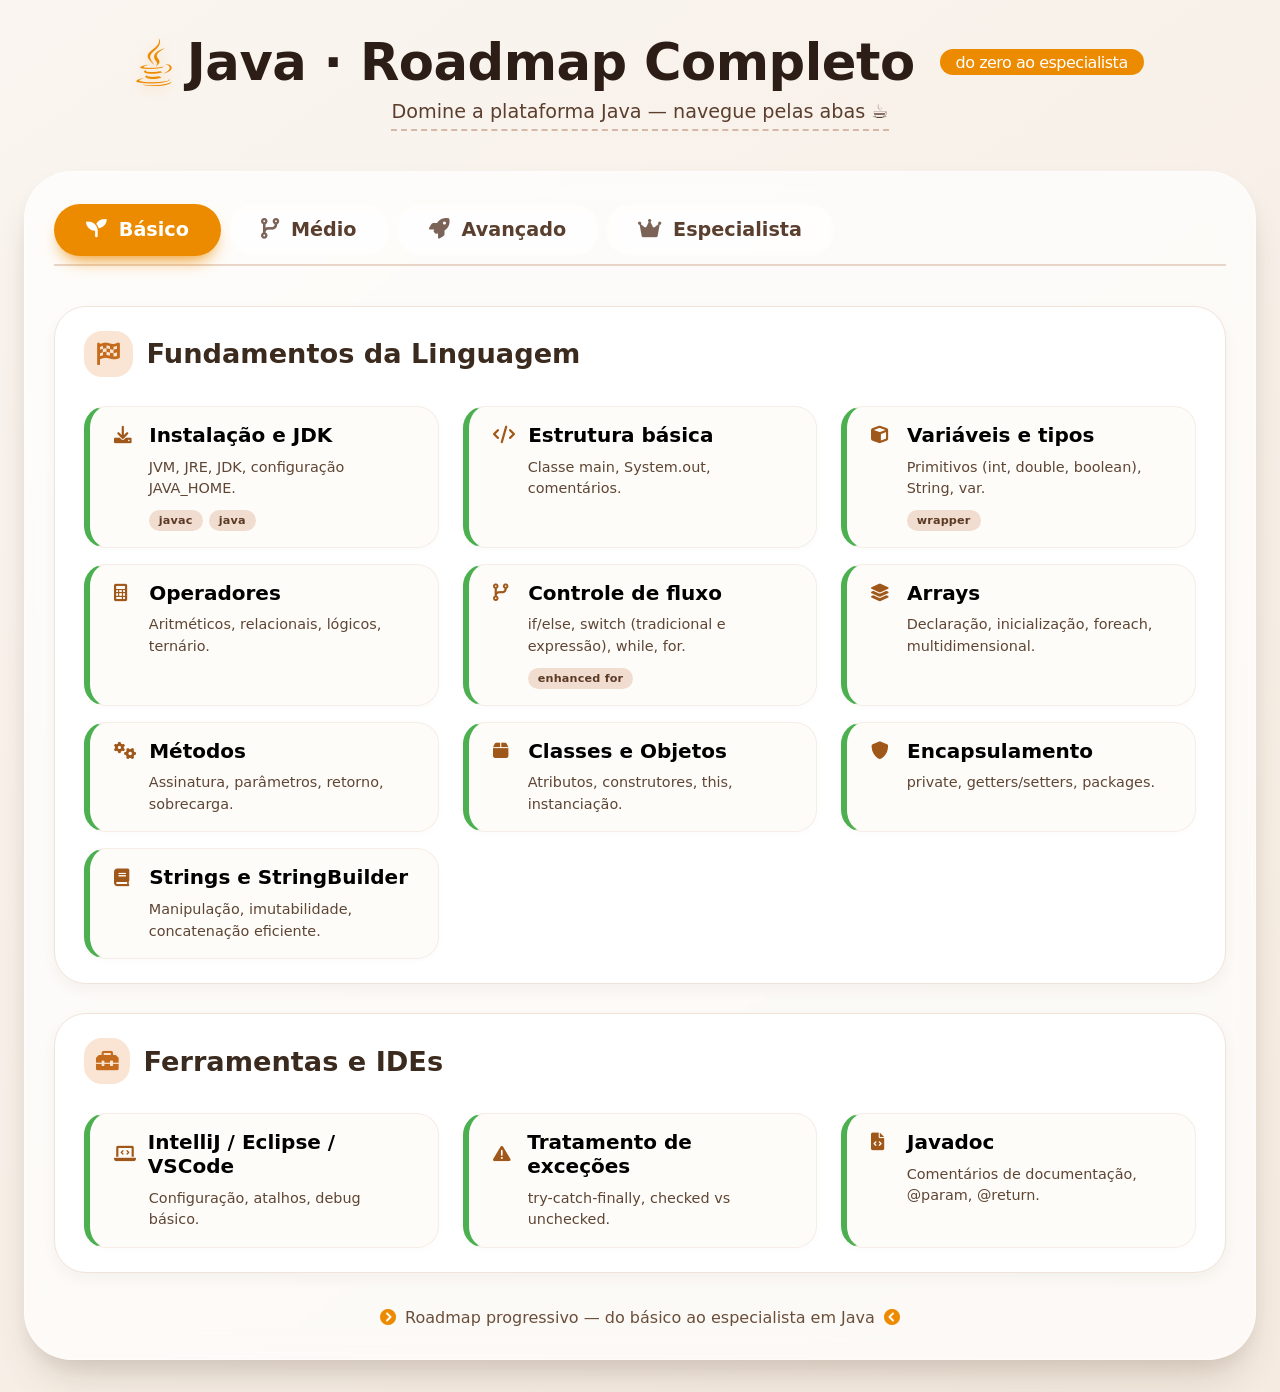
<file: java.html>
<!DOCTYPE html>
<html lang="pt-br">
<head>
  <meta charset="UTF-8">
  <meta name="viewport" content="width=device-width, initial-scale=1.0">
  <title>☕ Roadmap Completo · Java</title>
  <link rel="stylesheet" href="https://cdnjs.cloudflare.com/ajax/libs/font-awesome/6.0.0-beta3/css/all.min.css">
  <style>
    * {
      margin: 0;
      padding: 0;
      box-sizing: border-box;
      font-family: system-ui, 'Segoe UI', Roboto, 'Helvetica Neue', sans-serif;
    }

    body {
      background: linear-gradient(145deg, #faf5f0 0%, #f5ebe0 100%);
      min-height: 100vh;
      padding: 2rem 1.5rem;
      display: flex;
      flex-direction: column;
      align-items: center;
    }

    .header {
      text-align: center;
      margin-bottom: 2.5rem;
    }

    .header h1 {
      font-size: 3.2rem;
      font-weight: 700;
      letter-spacing: -0.5px;
      color: #2c1e16;
      display: flex;
      align-items: center;
      justify-content: center;
      gap: 15px;
      flex-wrap: wrap;
    }

    .header h1 i {
      color: #ED8B00;
      font-size: 3rem;
      filter: drop-shadow(0 4px 6px rgba(237,139,0,0.25));
    }

    .badge-java {
      background: #ED8B00;
      color: white;
      padding: 0.2rem 1rem;
      border-radius: 40px;
      font-size: 1rem;
      font-weight: 500;
      margin-left: 10px;
      vertical-align: middle;
    }

    .sub {
      color: #5c3e2e;
      margin-top: 0.5rem;
      font-size: 1.2rem;
      font-weight: 400;
      border-bottom: 2px dashed #d4b8a8;
      display: inline-block;
      padding-bottom: 6px;
    }

    .roadmap-wrapper {
      max-width: 1400px;
      width: 100%;
      background: rgba(255,255,255,0.7);
      backdrop-filter: blur(12px);
      -webkit-backdrop-filter: blur(12px);
      border-radius: 48px;
      padding: 2rem 1.8rem;
      box-shadow: 0 25px 40px -12px rgba(80,50,30,0.2), 0 8px 18px rgba(0,0,0,0.05);
      border: 1px solid rgba(255,255,255,0.5);
    }

    .tabs-nav {
      display: flex;
      flex-wrap: wrap;
      gap: 8px;
      margin-bottom: 2.5rem;
      border-bottom: 2px solid #e8d5c8;
      padding-bottom: 8px;
    }

    .tab-btn {
      background: transparent;
      border: none;
      padding: 0.9rem 2rem;
      font-size: 1.2rem;
      font-weight: 600;
      border-radius: 60px;
      color: #5a3e2e;
      cursor: pointer;
      display: flex;
      align-items: center;
      gap: 12px;
      transition: all 0.2s ease;
      backdrop-filter: blur(4px);
    }

    .tab-btn i {
      font-size: 1.3rem;
      opacity: 0.8;
    }

    .tab-btn:hover {
      background: rgba(237,139,0,0.12);
      color: #b85e00;
    }

    .tab-btn.active {
      background: #ED8B00;
      color: white;
      box-shadow: 0 10px 18px -8px #ED8B00;
    }

    .tab-btn.active i {
      opacity: 1;
      color: white;
    }

    .tab-panel {
      display: none;
      opacity: 0;
      transition: opacity 0.25s;
    }

    .tab-panel.active {
      display: block;
      opacity: 1;
    }

    .roadmap-grid {
      display: flex;
      flex-direction: column;
      gap: 1.8rem;
    }

    .roadmap-section {
      background: white;
      border-radius: 32px;
      padding: 1.5rem 1.8rem;
      box-shadow: 0 6px 14px rgba(80,50,30,0.05);
      border: 1px solid #f0e3d9;
    }

    .section-title {
      display: flex;
      align-items: center;
      gap: 14px;
      margin-bottom: 1.8rem;
      font-weight: 700;
      font-size: 1.7rem;
      color: #3b2a1e;
    }

    .section-title i {
      background: #fae5d4;
      padding: 12px;
      border-radius: 18px;
      color: #c46b1e;
      font-size: 1.4rem;
    }

    .topics-container {
      display: grid;
      grid-template-columns: repeat(auto-fill, minmax(280px, 1fr));
      gap: 1rem 1.5rem;
    }

    .topic-card {
      background: #fefcf9;
      border-radius: 22px;
      padding: 1rem 1.5rem;
      border-left: 6px solid;
      box-shadow: 0 2px 6px rgba(0,0,0,0.02);
      transition: transform 0.1s ease;
      border: 1px solid #f5ede6;
      border-left-width: 6px;
    }

    .topic-card:hover {
      transform: translateY(-2px);
      background: white;
      box-shadow: 0 12px 20px -10px rgba(237,139,0,0.15);
    }

    .topic-title {
      font-weight: 700;
      font-size: 1.25rem;
      margin-bottom: 0.6rem;
      display: flex;
      align-items: center;
      gap: 10px;
    }

    .topic-title i {
      font-size: 1.1rem;
      width: 1.6rem;
      color: #a0581a;
    }

    .topic-desc {
      color: #5e4534;
      font-size: 0.9rem;
      line-height: 1.5;
      margin-left: 2.2rem;
    }

    .topic-tags {
      display: flex;
      flex-wrap: wrap;
      gap: 6px;
      margin: 10px 0 0 2.2rem;
    }

    .tag {
      background: #f0ddd0;
      color: #5a3a24;
      font-size: 0.7rem;
      font-weight: 600;
      padding: 4px 10px;
      border-radius: 30px;
      letter-spacing: 0.2px;
    }

    .level-basic .topic-card { border-left-color: #4CAF50; }
    .level-inter .topic-card { border-left-color: #FF9800; }
    .level-adv .topic-card { border-left-color: #F44336; }
    .level-expert .topic-card { border-left-color: #9C27B0; }

    .footer-note {
      margin-top: 2.2rem;
      text-align: center;
      color: #6b4e3a;
      font-weight: 500;
    }

    .footer-note i {
      color: #ED8B00;
      margin: 0 4px;
    }

    @media (max-width: 600px) {
      body { padding: 1.2rem 0.8rem; }
      .header h1 { font-size: 2.2rem; }
      .tab-btn { padding: 0.7rem 1.2rem; font-size: 1rem; }
      .section-title { font-size: 1.4rem; }
    }
  </style>
</head>
<body>
<div class="header">
  <h1>
    <i class="fab fa-java"></i> Java · Roadmap Completo
    <span class="badge-java">do zero ao especialista</span>
  </h1>
  <div class="sub">Domine a plataforma Java — navegue pelas abas ☕</div>
</div>

<div class="roadmap-wrapper">
  <div class="tabs-nav">
    <button class="tab-btn active" data-tab="basico"><i class="fas fa-seedling"></i> Básico</button>
    <button class="tab-btn" data-tab="medio"><i class="fas fa-code-branch"></i> Médio</button>
    <button class="tab-btn" data-tab="avancado"><i class="fas fa-rocket"></i> Avançado</button>
    <button class="tab-btn" data-tab="especialista"><i class="fas fa-crown"></i> Especialista</button>
  </div>

  <!-- PAINEL BÁSICO -->
  <div id="basico" class="tab-panel active level-basic">
    <div class="roadmap-grid">
      <div class="roadmap-section">
        <div class="section-title"><i class="fas fa-flag-checkered"></i> Fundamentos da Linguagem</div>
        <div class="topics-container">
          <div class="topic-card"><div class="topic-title"><i class="fas fa-download"></i> Instalação e JDK</div><div class="topic-desc">JVM, JRE, JDK, configuração JAVA_HOME.</div><div class="topic-tags"><span class="tag">javac</span><span class="tag">java</span></div></div>
          <div class="topic-card"><div class="topic-title"><i class="fas fa-code"></i> Estrutura básica</div><div class="topic-desc">Classe main, System.out, comentários.</div></div>
          <div class="topic-card"><div class="topic-title"><i class="fas fa-cube"></i> Variáveis e tipos</div><div class="topic-desc">Primitivos (int, double, boolean), String, var.</div><div class="topic-tags"><span class="tag">wrapper</span></div></div>
          <div class="topic-card"><div class="topic-title"><i class="fas fa-calculator"></i> Operadores</div><div class="topic-desc">Aritméticos, relacionais, lógicos, ternário.</div></div>
          <div class="topic-card"><div class="topic-title"><i class="fas fa-code-branch"></i> Controle de fluxo</div><div class="topic-desc">if/else, switch (tradicional e expressão), while, for.</div><div class="topic-tags"><span class="tag">enhanced for</span></div></div>
          <div class="topic-card"><div class="topic-title"><i class="fas fa-layer-group"></i> Arrays</div><div class="topic-desc">Declaração, inicialização, foreach, multidimensional.</div></div>
          <div class="topic-card"><div class="topic-title"><i class="fas fa-cogs"></i> Métodos</div><div class="topic-desc">Assinatura, parâmetros, retorno, sobrecarga.</div></div>
          <div class="topic-card"><div class="topic-title"><i class="fas fa-box"></i> Classes e Objetos</div><div class="topic-desc">Atributos, construtores, this, instanciação.</div></div>
          <div class="topic-card"><div class="topic-title"><i class="fas fa-shield-alt"></i> Encapsulamento</div><div class="topic-desc">private, getters/setters, packages.</div></div>
          <div class="topic-card"><div class="topic-title"><i class="fas fa-book"></i> Strings e StringBuilder</div><div class="topic-desc">Manipulação, imutabilidade, concatenação eficiente.</div></div>
        </div>
      </div>
      <div class="roadmap-section">
        <div class="section-title"><i class="fas fa-toolbox"></i> Ferramentas e IDEs</div>
        <div class="topics-container">
          <div class="topic-card"><div class="topic-title"><i class="fas fa-laptop-code"></i> IntelliJ / Eclipse / VSCode</div><div class="topic-desc">Configuração, atalhos, debug básico.</div></div>
          <div class="topic-card"><div class="topic-title"><i class="fas fa-exclamation-triangle"></i> Tratamento de exceções</div><div class="topic-desc">try-catch-finally, checked vs unchecked.</div></div>
          <div class="topic-card"><div class="topic-title"><i class="fas fa-file-code"></i> Javadoc</div><div class="topic-desc">Comentários de documentação, @param, @return.</div></div>
        </div>
      </div>
    </div>
  </div>

  <!-- PAINEL MÉDIO -->
  <div id="medio" class="tab-panel level-inter">
    <div class="roadmap-grid">
      <div class="roadmap-section">
        <div class="section-title"><i class="fas fa-puzzle-piece"></i> Orientação a Objetos Avançada</div>
        <div class="topics-container">
          <div class="topic-card"><div class="topic-title"><i class="fas fa-arrow-up"></i> Herança</div><div class="topic-desc">extends, super, sobrescrita (@Override).</div><div class="topic-tags"><span class="tag">Object</span></div></div>
          <div class="topic-card"><div class="topic-title"><i class="fas fa-shapes"></i> Polimorfismo</div><div class="topic-desc">Sobrescrita, sobrecarga, casting de objetos.</div></div>
          <div class="topic-card"><div class="topic-title"><i class="fas fa-ban"></i> Classes Abstratas</div><div class="topic-desc">abstract class, métodos abstratos.</div></div>
          <div class="topic-card"><div class="topic-title"><i class="fas fa-handshake"></i> Interfaces</div><div class="topic-desc">default methods, funcional, múltiplas.</div><div class="topic-tags"><span class="tag">implements</span></div></div>
          <div class="topic-card"><div class="topic-title"><i class="fas fa-globe"></i> Modificadores de acesso</div><div class="topic-desc">public, protected, default, private.</div></div>
          <div class="topic-card"><div class="topic-title"><i class="fas fa-fan"></i> static e final</div><div class="topic-desc">Membros de classe, constantes, imutabilidade.</div></div>
        </div>
      </div>
      <div class="roadmap-section">
        <div class="section-title"><i class="fas fa-database"></i> Estruturas de Dados e Coleções</div>
        <div class="topics-container">
          <div class="topic-card"><div class="topic-title"><i class="fas fa-list"></i> List, ArrayList, LinkedList</div><div class="topic-desc">Ordenação, iteração, métodos principais.</div></div>
          <div class="topic-card"><div class="topic-title"><i class="fas fa-vector-square"></i> Set (HashSet, TreeSet)</div><div class="topic-desc">Elementos únicos, equals/hashCode.</div></div>
          <div class="topic-card"><div class="topic-title"><i class="fas fa-map"></i> Map (HashMap, TreeMap)</div><div class="topic-desc">Chave-valor, métodos principais.</div></div>
          <div class="topic-card"><div class="topic-title"><i class="fas fa-sort"></i> Generics</div><div class="topic-desc">Type safety, diamond operator.</div><div class="topic-tags"><span class="tag"><></span></div></div>
        </div>
      </div>
      <div class="roadmap-section">
        <div class="section-title"><i class="fas fa-code"></i> Programação Funcional (básico)</div>
        <div class="topics-container">
          <div class="topic-card"><div class="topic-title"><i class="fas fa-lambda"></i> Expressões Lambda</div><div class="topic-desc">Sintaxe ->, interfaces funcionais.</div></div>
          <div class="topic-card"><div class="topic-title"><i class="fas fa-stream"></i> Stream API (básica)</div><div class="topic-desc">filter, map, collect, forEach.</div></div>
          <div class="topic-card"><div class="topic-title"><i class="fas fa-clock"></i> Optional</div><div class="topic-desc">Evitar NullPointerException.</div></div>
        </div>
      </div>
    </div>
  </div>

  <!-- PAINEL AVANÇADO -->
  <div id="avancado" class="tab-panel level-adv">
    <div class="roadmap-grid">
      <div class="roadmap-section">
        <div class="section-title"><i class="fas fa-microchip"></i> Concorrência e Multithreading</div>
        <div class="topics-container">
          <div class="topic-card"><div class="topic-title"><i class="fas fa-tasks"></i> Threads e Runnable</div><div class="topic-desc">Criação, start, sleep, join.</div></div>
          <div class="topic-card"><div class="topic-title"><i class="fas fa-sync-alt"></i> synchronized</div><div class="topic-desc">Métodos e blocos sincronizados.</div><div class="topic-tags"><span class="tag">monitor</span></div></div>
          <div class="topic-card"><div class="topic-title"><i class="fas fa-hourglass-half"></i> java.util.concurrent</div><div class="topic-desc">ExecutorService, Future, Callable.</div></div>
          <div class="topic-card"><div class="topic-title"><i class="fas fa-lock"></i> Locks e Atomic</div><div class="topic-desc">ReentrantLock, AtomicInteger.</div></div>
          <div class="topic-card"><div class="topic-title"><i class="fas fa-exchange-alt"></i> CompletableFuture</div><div class="topic-desc">Programação assíncrona, thenApply, combine.</div></div>
          <div class="topic-card"><div class="topic-title"><i class="fas fa-layer-group"></i> Fork/Join Pool</div><div class="topic-desc">RecursiveTask, divide and conquer.</div></div>
        </div>
      </div>
      <div class="roadmap-section">
        <div class="section-title"><i class="fas fa-network-wired"></i> Desenvolvimento Web e APIs</div>
        <div class="topics-container">
          <div class="topic-card"><div class="topic-title"><i class="fas fa-leaf"></i> Spring Boot</div><div class="topic-desc">REST APIs, @RestController, CRUD.</div></div>
          <div class="topic-card"><div class="topic-title"><i class="fas fa-database"></i> Spring Data JPA</div><div class="topic-desc">Repositories, Hibernate, consultas.</div></div>
          <div class="topic-card"><div class="topic-title"><i class="fas fa-shield-alt"></i> Spring Security</div><div class="topic-desc">Autenticação, JWT, autorização.</div></div>
          <div class="topic-card"><div class="topic-title"><i class="fas fa-exchange-alt"></i> REST Clients</div><div class="topic-desc">RestTemplate, WebClient.</div></div>
        </div>
      </div>
      <div class="roadmap-section">
        <div class="section-title"><i class="fas fa-vial"></i> Testes e Qualidade</div>
        <div class="topics-container">
          <div class="topic-card"><div class="topic-title"><i class="fas fa-check-circle"></i> JUnit 5</div><div class="topic-desc">@Test, assertions, lifecycle.</div></div>
          <div class="topic-card"><div class="topic-title"><i class="fas fa-ghost"></i> Mockito</div><div class="topic-desc">Mocks, when/thenReturn, verify.</div></div>
          <div class="topic-card"><div class="topic-title"><i class="fas fa-chart-line"></i> Testes de Integração</div><div class="topic-desc">@SpringBootTest, Testcontainers.</div></div>
        </div>
      </div>
    </div>
  </div>

  <!-- PAINEL ESPECIALISTA -->
  <div id="especialista" class="tab-panel level-expert">
    <div class="roadmap-grid">
      <div class="roadmap-section">
        <div class="section-title"><i class="fas fa-crown"></i> Domínio Profundo da JVM</div>
        <div class="topics-container">
          <div class="topic-card"><div class="topic-title"><i class="fas fa-microscope"></i> JVM Internals</div><div class="topic-desc">ClassLoader, JIT, GC algorithms (G1, ZGC).</div></div>
          <div class="topic-card"><div class="topic-title"><i class="fas fa-chart-pie"></i> Memory Management</div><div class="topic-desc">Heap, Stack, Metaspace, memory leaks.</div></div>
          <div class="topic-card"><div class="topic-title"><i class="fas fa-tachometer-alt"></i> Profiling e Tuning</div><div class="topic-desc">JFR, JMC, VisualVM, flags JVM.</div><div class="topic-tags"><span class="tag">-Xmx</span></div></div>
          <div class="topic-card"><div class="topic-title"><i class="fas fa-code"></i> Bytecode e ASM</div><div class="topic-desc">Manipulação de bytecode, agents.</div></div>
        </div>
      </div>
      <div class="roadmap-section">
        <div class="section-title"><i class="fas fa-arrows-alt"></i> Arquitetura e Padrões Avançados</div>
        <div class="topics-container">
          <div class="topic-card"><div class="topic-title"><i class="fas fa-project-diagram"></i> Microservices</div><div class="topic-desc">Spring Cloud, service discovery, config server.</div></div>
          <div class="topic-card"><div class="topic-title"><i class="fas fa-stream"></i> Mensageria</div><div class="topic-desc">Kafka, RabbitMQ, Spring Cloud Stream.</div></div>
          <div class="topic-card"><div class="topic-title"><i class="fas fa-chart-network"></i> Reactive Programming</div><div class="topic-desc">Project Reactor, WebFlux, R2DBC.</div></div>
          <div class="topic-card"><div class="topic-title"><i class="fas fa-cloud"></i> Cloud Native</div><div class="topic-desc">Docker, Kubernetes, GraalVM Native Image.</div></div>
          <div class="topic-card"><div class="topic-title"><i class="fas fa-arrows-spin"></i> Design Patterns (GoF)</div><div class="topic-desc">Singleton, Factory, Builder, Observer, etc.</div></div>
        </div>
      </div>
      <div class="roadmap-section">
        <div class="section-title"><i class="fas fa-shield-virus"></i> Segurança e Performance</div>
        <div class="topics-container">
          <div class="topic-card"><div class="topic-title"><i class="fas fa-shield"></i> OWASP e boas práticas</div><div class="topic-desc">Injection, XSS, CSRF, CORS seguro.</div></div>
          <div class="topic-card"><div class="topic-title"><i class="fas fa-bug"></i> Debugging avançado</div><div class="topic-desc">Remote debugging, heap dumps, thread dumps.</div></div>
          <div class="topic-card"><div class="topic-title"><i class="fas fa-chart-bar"></i> Benchmarks (JMH)</div><div class="topic-desc">Microbenchmarking, evitar otimizações prematuras.</div></div>
          <div class="topic-card"><div class="topic-title"><i class="fas fa-lock"></i> Cryptography (JCA)</div><div class="topic-desc">Cipher, KeyStore, assinatura digital.</div></div>
        </div>
      </div>
    </div>
  </div>
  
  <div class="footer-note">
    <i class="fas fa-chevron-circle-right"></i> Roadmap progressivo — do básico ao especialista em Java <i class="fas fa-chevron-circle-left"></i>
  </div>
</div>

<script>
  (function(){
    const tabs = document.querySelectorAll('.tab-btn');
    const panels = {
      basico: document.getElementById('basico'),
      medio: document.getElementById('medio'),
      avancado: document.getElementById('avancado'),
      especialista: document.getElementById('especialista')
    };

    function activateTab(tabId) {
      tabs.forEach(btn => btn.classList.remove('active'));
      Object.values(panels).forEach(panel => panel.classList.remove('active'));

      const activeButton = Array.from(tabs).find(btn => btn.dataset.tab === tabId);
      if (activeButton) activeButton.classList.add('active');
      if (panels[tabId]) panels[tabId].classList.add('active');
    }

    tabs.forEach(btn => {
      btn.addEventListener('click', (e) => {
        const tabId = btn.dataset.tab;
        if (tabId) activateTab(tabId);
      });
    });

    if (window.location.hash) {
      const hash = window.location.hash.substring(1);
      if (panels[hash]) activateTab(hash);
    } else {
      activateTab('basico');
    }
  })();
</script>
</body>
</html>
</file>
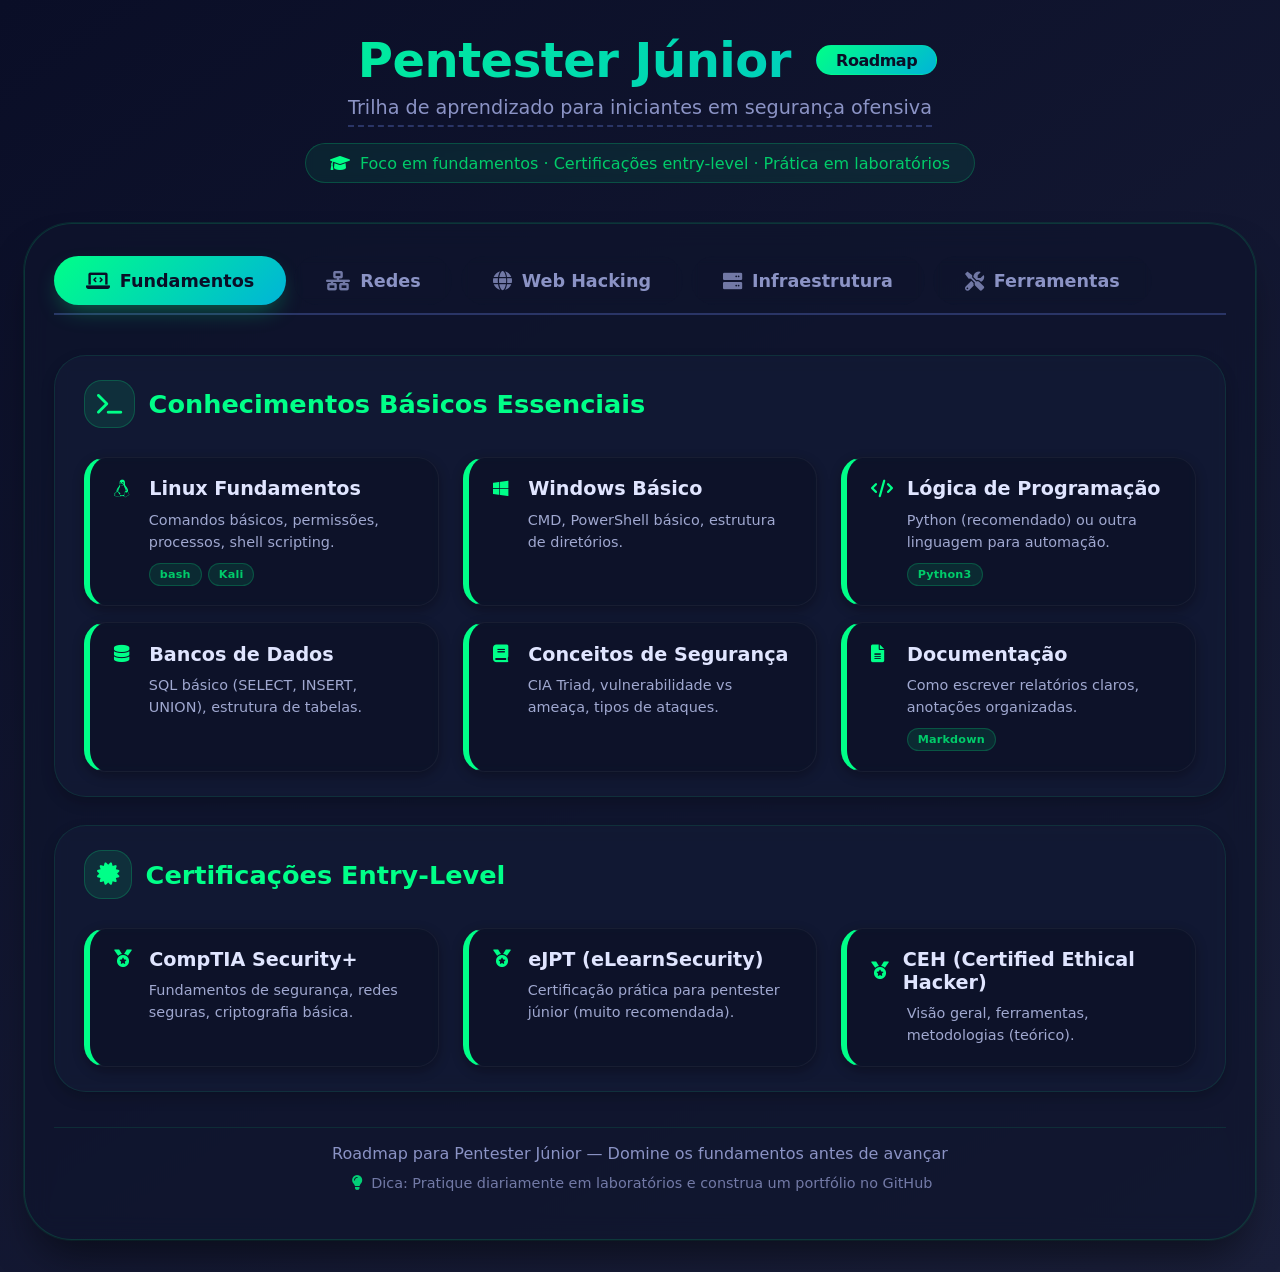
<file: pentester_jr.html>
<!DOCTYPE html>
<html lang="pt-br">
<head>
  <meta charset="UTF-8">
  <meta name="viewport" content="width=device-width, initial-scale=1.0">
  <title>🔐 Roadmap · Pentester Júnior</title>
  <link rel="stylesheet" href="https://cdnjs.cloudflare.com/ajax/libs/font-awesome/6.0.0-beta3/css/all.min.css">
  <style>
    * {
      margin: 0;
      padding: 0;
      box-sizing: border-box;
      font-family: system-ui, 'Segoe UI', Roboto, 'Helvetica Neue', sans-serif;
    }

    body {
      background: linear-gradient(145deg, #0a0e27 0%, #1a1f3a 100%);
      min-height: 100vh;
      padding: 2rem 1.5rem;
      display: flex;
      flex-direction: column;
      align-items: center;
    }

    .header {
      text-align: center;
      margin-bottom: 2.5rem;
    }

    .header h1 {
      font-size: 3rem;
      font-weight: 700;
      letter-spacing: -0.5px;
      background: linear-gradient(135deg, #00ff88 0%, #00b4d8 100%);
      -webkit-background-clip: text;
      background-clip: text;
      color: transparent;
      display: flex;
      align-items: center;
      justify-content: center;
      gap: 15px;
      flex-wrap: wrap;
    }

    .header h1 i {
      color: #00ff88;
      font-size: 2.8rem;
      filter: drop-shadow(0 0 15px rgba(0,255,136,0.5));
      background: none;
      -webkit-background-clip: unset;
      background-clip: unset;
    }

    .badge-pentest {
      background: linear-gradient(135deg, #00ff88, #00b4d8);
      color: #0a0e27;
      padding: 0.3rem 1.2rem;
      border-radius: 40px;
      font-size: 1rem;
      font-weight: 700;
      margin-left: 10px;
      vertical-align: middle;
      border: 1px solid rgba(0,255,136,0.3);
    }

    .sub {
      color: #8b93c5;
      margin-top: 0.5rem;
      font-size: 1.2rem;
      font-weight: 400;
      border-bottom: 2px dashed #2a3566;
      display: inline-block;
      padding-bottom: 6px;
    }

    .jr-note {
      background: rgba(0,255,136,0.08);
      border: 1px solid rgba(0,255,136,0.2);
      border-radius: 40px;
      padding: 0.6rem 1.5rem;
      margin-top: 1rem;
      display: inline-flex;
      align-items: center;
      gap: 10px;
      color: #00cc6a;
      font-weight: 500;
      backdrop-filter: blur(4px);
    }

    .jr-note i {
      color: #00ff88;
    }

    .roadmap-wrapper {
      max-width: 1400px;
      width: 100%;
      background: rgba(15,20,45,0.7);
      backdrop-filter: blur(12px);
      -webkit-backdrop-filter: blur(12px);
      border-radius: 48px;
      padding: 2rem 1.8rem;
      box-shadow: 0 25px 40px -12px rgba(0,0,0,0.5), 0 0 0 1px rgba(0,255,136,0.1);
      border: 1px solid rgba(0,255,136,0.15);
    }

    .tabs-nav {
      display: flex;
      flex-wrap: wrap;
      gap: 8px;
      margin-bottom: 2.5rem;
      border-bottom: 2px solid #2a3566;
      padding-bottom: 8px;
    }

    .tab-btn {
      background: transparent;
      border: none;
      padding: 0.9rem 2rem;
      font-size: 1.1rem;
      font-weight: 600;
      border-radius: 60px;
      color: #8b93c5;
      cursor: pointer;
      display: flex;
      align-items: center;
      gap: 10px;
      transition: all 0.2s ease;
      backdrop-filter: blur(4px);
    }

    .tab-btn i {
      font-size: 1.2rem;
      opacity: 0.8;
    }

    .tab-btn:hover {
      background: rgba(0,255,136,0.1);
      color: #00ff88;
    }

    .tab-btn.active {
      background: linear-gradient(135deg, #00ff88, #00b4d8);
      color: #0a0e27;
      box-shadow: 0 10px 25px -8px rgba(0,255,136,0.4);
      font-weight: 700;
    }

    .tab-btn.active i {
      opacity: 1;
      color: #0a0e27;
    }

    .tab-panel {
      display: none;
      opacity: 0;
      transition: opacity 0.25s;
    }

    .tab-panel.active {
      display: block;
      opacity: 1;
    }

    .roadmap-grid {
      display: flex;
      flex-direction: column;
      gap: 1.8rem;
    }

    .roadmap-section {
      background: rgba(20,28,55,0.7);
      backdrop-filter: blur(8px);
      border-radius: 32px;
      padding: 1.5rem 1.8rem;
      box-shadow: 0 6px 14px rgba(0,0,0,0.2);
      border: 1px solid rgba(0,255,136,0.1);
    }

    .section-title {
      display: flex;
      align-items: center;
      gap: 14px;
      margin-bottom: 1.8rem;
      font-weight: 700;
      font-size: 1.6rem;
      color: #00ff88;
    }

    .section-title i {
      background: rgba(0,255,136,0.1);
      padding: 12px;
      border-radius: 18px;
      color: #00ff88;
      font-size: 1.4rem;
      border: 1px solid rgba(0,255,136,0.2);
    }

    .topics-container {
      display: grid;
      grid-template-columns: repeat(auto-fill, minmax(300px, 1fr));
      gap: 1rem 1.5rem;
    }

    .topic-card {
      background: rgba(10,15,35,0.6);
      backdrop-filter: blur(4px);
      border-radius: 22px;
      padding: 1.2rem 1.5rem;
      border-left: 6px solid;
      box-shadow: 0 4px 12px rgba(0,0,0,0.3);
      transition: all 0.2s ease;
      border: 1px solid rgba(255,255,255,0.05);
      border-left-width: 6px;
    }

    .topic-card:hover {
      transform: translateY(-3px);
      background: rgba(20,30,60,0.8);
      box-shadow: 0 12px 25px -10px rgba(0,255,136,0.2);
      border-color: rgba(0,255,136,0.3);
    }

    .topic-title {
      font-weight: 700;
      font-size: 1.2rem;
      margin-bottom: 0.6rem;
      display: flex;
      align-items: center;
      gap: 10px;
      color: #e0e5ff;
    }

    .topic-title i {
      font-size: 1.1rem;
      width: 1.6rem;
      color: #00ff88;
    }

    .topic-desc {
      color: #a0a8d0;
      font-size: 0.9rem;
      line-height: 1.5;
      margin-left: 2.2rem;
    }

    .topic-tags {
      display: flex;
      flex-wrap: wrap;
      gap: 6px;
      margin: 10px 0 0 2.2rem;
    }

    .tag {
      background: rgba(0,255,136,0.1);
      color: #00cc6a;
      font-size: 0.7rem;
      font-weight: 600;
      padding: 4px 10px;
      border-radius: 30px;
      letter-spacing: 0.2px;
      border: 1px solid rgba(0,255,136,0.2);
    }

    .level-fundamentos .topic-card { border-left-color: #00ff88; }
    .level-redes .topic-card { border-left-color: #00b4d8; }
    .level-web .topic-card { border-left-color: #ff6b6b; }
    .level-infra .topic-card { border-left-color: #ffd93d; }
    .level-ferramentas .topic-card { border-left-color: #c084fc; }

    .footer-note {
      margin-top: 2.2rem;
      text-align: center;
      color: #8b93c5;
      font-weight: 500;
      padding: 1rem;
      border-top: 1px solid rgba(0,255,136,0.1);
    }

    .footer-note i {
      color: #00ff88;
      margin: 0 4px;
    }

    .cert-badge {
      display: inline-block;
      background: linear-gradient(135deg, #ffd700, #ff8c00);
      color: #0a0e27;
      padding: 0.2rem 0.8rem;
      border-radius: 20px;
      font-size: 0.7rem;
      font-weight: 700;
      margin-left: 8px;
    }

    @media (max-width: 600px) {
      body { padding: 1rem 0.8rem; }
      .header h1 { font-size: 2rem; }
      .tab-btn { padding: 0.7rem 1.2rem; font-size: 0.95rem; }
      .section-title { font-size: 1.3rem; }
    }
  </style>
</head>
<body>
<div class="header">
  <h1>
    <i class="fas fa-shield-hal"></i> Pentester Júnior
    <span class="badge-pentest">Roadmap</span>
  </h1>
  <div class="sub">Trilha de aprendizado para iniciantes em segurança ofensiva</div>
  <div class="jr-note">
    <i class="fas fa-graduation-cap"></i>
    <span>Foco em fundamentos · Certificações entry-level · Prática em laboratórios</span>
  </div>
</div>

<div class="roadmap-wrapper">
  <div class="tabs-nav">
    <button class="tab-btn active" data-tab="fundamentos"><i class="fas fa-laptop-code"></i> Fundamentos</button>
    <button class="tab-btn" data-tab="redes"><i class="fas fa-network-wired"></i> Redes</button>
    <button class="tab-btn" data-tab="web"><i class="fas fa-globe"></i> Web Hacking</button>
    <button class="tab-btn" data-tab="infra"><i class="fas fa-server"></i> Infraestrutura</button>
    <button class="tab-btn" data-tab="ferramentas"><i class="fas fa-tools"></i> Ferramentas</button>
  </div>

  <!-- PAINEL FUNDAMENTOS -->
  <div id="fundamentos" class="tab-panel active level-fundamentos">
    <div class="roadmap-grid">
      <div class="roadmap-section">
        <div class="section-title"><i class="fas fa-terminal"></i> Conhecimentos Básicos Essenciais</div>
        <div class="topics-container">
          <div class="topic-card"><div class="topic-title"><i class="fab fa-linux"></i> Linux Fundamentos</div><div class="topic-desc">Comandos básicos, permissões, processos, shell scripting.</div><div class="topic-tags"><span class="tag">bash</span><span class="tag">Kali</span></div></div>
          <div class="topic-card"><div class="topic-title"><i class="fab fa-windows"></i> Windows Básico</div><div class="topic-desc">CMD, PowerShell básico, estrutura de diretórios.</div></div>
          <div class="topic-card"><div class="topic-title"><i class="fas fa-code"></i> Lógica de Programação</div><div class="topic-desc">Python (recomendado) ou outra linguagem para automação.</div><div class="topic-tags"><span class="tag">Python3</span></div></div>
          <div class="topic-card"><div class="topic-title"><i class="fas fa-database"></i> Bancos de Dados</div><div class="topic-desc">SQL básico (SELECT, INSERT, UNION), estrutura de tabelas.</div></div>
          <div class="topic-card"><div class="topic-title"><i class="fas fa-book"></i> Conceitos de Segurança</div><div class="topic-desc">CIA Triad, vulnerabilidade vs ameaça, tipos de ataques.</div></div>
          <div class="topic-card"><div class="topic-title"><i class="fas fa-file-alt"></i> Documentação</div><div class="topic-desc">Como escrever relatórios claros, anotações organizadas.</div><div class="topic-tags"><span class="tag">Markdown</span></div></div>
        </div>
      </div>
      <div class="roadmap-section">
        <div class="section-title"><i class="fas fa-certificate"></i> Certificações Entry-Level</div>
        <div class="topics-container">
          <div class="topic-card"><div class="topic-title"><i class="fas fa-medal"></i> CompTIA Security+</div><div class="topic-desc">Fundamentos de segurança, redes seguras, criptografia básica.</div></div>
          <div class="topic-card"><div class="topic-title"><i class="fas fa-medal"></i> eJPT (eLearnSecurity)</div><div class="topic-desc">Certificação prática para pentester júnior (muito recomendada).</div></div>
          <div class="topic-card"><div class="topic-title"><i class="fas fa-medal"></i> CEH (Certified Ethical Hacker)</div><div class="topic-desc">Visão geral, ferramentas, metodologias (teórico).</div></div>
        </div>
      </div>
    </div>
  </div>

  <!-- PAINEL REDES -->
  <div id="redes" class="tab-panel level-redes">
    <div class="roadmap-grid">
      <div class="roadmap-section">
        <div class="section-title"><i class="fas fa-project-diagram"></i> Fundamentos de Redes</div>
        <div class="topics-container">
          <div class="topic-card"><div class="topic-title"><i class="fas fa-layer-group"></i> Modelo OSI / TCP-IP</div><div class="topic-desc">Camadas, protocolos principais, encapsulamento.</div></div>
          <div class="topic-card"><div class="topic-title"><i class="fas fa-ip"></i> Endereçamento IP</div><div class="topic-desc">IPv4, máscara de rede, sub-redes, CIDR, IPv6 básico.</div><div class="topic-tags"><span class="tag">subnetting</span></div></div>
          <div class="topic-card"><div class="topic-title"><i class="fas fa-door-open"></i> Portas e Serviços</div><div class="topic-desc">Portas comuns (21,22,23,25,53,80,443,445,3389).</div></div>
          <div class="topic-card"><div class="topic-title"><i class="fas fa-exchange-alt"></i> Protocolos Essenciais</div><div class="topic-desc">TCP/UDP, HTTP/HTTPS, DNS, DHCP, ARP, ICMP.</div></div>
          <div class="topic-card"><div class="topic-title"><i class="fas fa-wifi"></i> Redes Wireless</div><div class="topic-desc">WPA2/WPA3, conceitos básicos de Wi-Fi hacking.</div></div>
        </div>
      </div>
      <div class="roadmap-section">
        <div class="section-title"><i class="fas fa-search"></i> Enumeração e Scanning</div>
        <div class="topics-container">
          <div class="topic-card"><div class="topic-title"><i class="fas fa-satellite"></i> Nmap Básico</div><div class="topic-desc">Scan de portas, detecção de SO e serviços, scripts básicos.</div><div class="topic-tags"><span class="tag">-sS</span><span class="tag">-sV</span></div></div>
          <div class="topic-card"><div class="topic-title"><i class="fas fa-network-wired"></i> Netcat / Ncat</div><div class="topic-desc">Banner grabbing, conexão com portas, transferência de arquivos.</div></div>
          <div class="topic-card"><div class="topic-title"><i class="fas fa-route"></i> Traceroute / Ping</div><div class="topic-desc">Descoberta de rede, mapeamento de rotas.</div></div>
          <div class="topic-card"><div class="topic-title"><i class="fas fa-shield"></i> Firewall / IDS Básico</div><div class="topic-desc">Conceitos, como evitar detecção simples.</div></div>
        </div>
      </div>
    </div>
  </div>

  <!-- PAINEL WEB HACKING -->
  <div id="web" class="tab-panel level-web">
    <div class="roadmap-grid">
      <div class="roadmap-section">
        <div class="section-title"><i class="fas fa-bug"></i> OWASP Top 10 (Principais)</div>
        <div class="topics-container">
          <div class="topic-card"><div class="topic-title"><i class="fas fa-database"></i> SQL Injection</div><div class="topic-desc">Union-based, Error-based, Boolean blind (conceitos).</div><div class="topic-tags"><span class="tag">sqlmap básico</span></div></div>
          <div class="topic-card"><div class="topic-title"><i class="fas fa-code"></i> XSS (Cross-Site Scripting)</div><div class="topic-desc">Reflected, Stored, DOM-based, roubo de cookies.</div></div>
          <div class="topic-card"><div class="topic-title"><i class="fas fa-user-secret"></i> Broken Authentication</div><div class="topic-desc">Senhas fracas, falta de rate limiting, sessões.</div></div>
          <div class="topic-card"><div class="topic-title"><i class="fas fa-folder-open"></i> Directory Traversal</div><div class="topic-desc">Path traversal, LFI/RFI (conceitos iniciais).</div><div class="topic-tags"><span class="tag">../etc/passwd</span></div></div>
          <div class="topic-card"><div class="topic-title"><i class="fas fa-upload"></i> File Upload Vulnerabilities</div><div class="topic-desc">Bypass de extensões, webshell simples.</div></div>
          <div class="topic-card"><div class="topic-title"><i class="fas fa-lock-open"></i> IDOR (Insecure Direct Object Reference)</div><div class="topic-desc">Acesso não autorizado a objetos por ID.</div></div>
          <div class="topic-card"><div class="topic-title"><i class="fas fa-terminal"></i> Command Injection</div><div class="topic-desc">Execução de comandos no sistema operacional.</div></div>
          <div class="topic-card"><div class="topic-title"><i class="fas fa-eye"></i> Information Disclosure</div><div class="topic-desc">Headers, comentários HTML, robots.txt, backup files.</div></div>
        </div>
      </div>
      <div class="roadmap-section">
        <div class="section-title"><i class="fas fa-chrome"></i> Ferramentas Web Básicas</div>
        <div class="topics-container">
          <div class="topic-card"><div class="topic-title"><i class="fas fa-bolt"></i> Burp Suite (Community)</div><div class="topic-desc">Proxy, Repeater, Intruder (básico), Decoder.</div></div>
          <div class="topic-card"><div class="topic-title"><i class="fas fa-code-branch"></i> Ferramentas de Desenvolvedor</div><div class="topic-desc">Inspecionar elemento, Console, Network tab.</div></div>
          <div class="topic-card"><div class="topic-title"><i class="fas fa-spider"></i> Gobuster / Dirb</div><div class="topic-desc">Descoberta de diretórios e arquivos.</div></div>
          <div class="topic-card"><div class="topic-title"><i class="fas fa-cookie"></i> EditThisCookie</div><div class="topic-desc">Manipulação de cookies e tokens.</div></div>
        </div>
      </div>
    </div>
  </div>

  <!-- PAINEL INFRAESTRUTURA -->
  <div id="infra" class="tab-panel level-infra">
    <div class="roadmap-grid">
      <div class="roadmap-section">
        <div class="section-title"><i class="fas fa-hdd"></i> Enumeração de Serviços</div>
        <div class="topics-container">
          <div class="topic-card"><div class="topic-title"><i class="fab fa-windows"></i> SMB (Porta 445/139)</div><div class="topic-desc">Enum4linux, smbclient, compartilhamentos, null session.</div></div>
          <div class="topic-card"><div class="topic-title"><i class="fas fa-key"></i> SSH (Porta 22)</div><div class="topic-desc">Força bruta (hydra), chaves expostas.</div></div>
          <div class="topic-card"><div class="topic-title"><i class="fas fa-globe"></i> FTP (Porta 21)</div><div class="topic-desc">Anonymous login, enumeração de arquivos.</div></div>
          <div class="topic-card"><div class="topic-title"><i class="fas fa-envelope"></i> SMTP (Porta 25)</div><div class="topic-desc">Enumeração de usuários (VRFY, EXPN).</div></div>
          <div class="topic-card"><div class="topic-title"><i class="fas fa-database"></i> SNMP (Porta 161)</div><div class="topic-desc">Community strings padrão, enumeração.</div></div>
          <div class="topic-card"><div class="topic-title"><i class="fas fa-desktop"></i> RDP (Porta 3389)</div><div class="topic-desc">Força bruta, BlueKeep (conceito).</div></div>
        </div>
      </div>
      <div class="roadmap-section">
        <div class="section-title"><i class="fas fa-skull"></i> Pós-Exploração Básica</div>
        <div class="topics-container">
          <div class="topic-card"><div class="topic-title"><i class="fas fa-arrow-up"></i> Escalação de Privilégios (Linux)</div><div class="topic-desc">SUID, sudo -l, cron jobs, kernel exploits (conceito).</div></div>
          <div class="topic-card"><div class="topic-title"><i class="fab fa-windows"></i> Escalação de Privilégios (Windows)</div><div class="topic-desc">Token impersonation, serviços mal configurados.</div></div>
          <div class="topic-card"><div class="topic-title"><i class="fas fa-copy"></i> Transferência de Arquivos</div><div class="topic-desc">wget, curl, certutil, smb, netcat.</div></div>
          <div class="topic-card"><div class="topic-title"><i class="fas fa-user-ninja"></i> Persistência Básica</div><div class="topic-desc">Criação de usuários, SSH keys, tarefas agendadas.</div></div>
          <div class="topic-card"><div class="topic-title"><i class="fas fa-broom"></i> Limpeza de Rastros</div><div class="topic-desc">Limpeza de logs básicos (conceito).</div></div>
        </div>
      </div>
    </div>
  </div>

  <!-- PAINEL FERRAMENTAS -->
  <div id="ferramentas" class="tab-panel level-ferramentas">
    <div class="roadmap-grid">
      <div class="roadmap-section">
        <div class="section-title"><i class="fas fa-robot"></i> Ferramentas Essenciais</div>
        <div class="topics-container">
          <div class="topic-card"><div class="topic-title"><i class="fas fa-crosshairs"></i> Metasploit Framework</div><div class="topic-desc">Uso de módulos auxiliares e exploits básicos, msfvenom.</div></div>
          <div class="topic-card"><div class="topic-title"><i class="fas fa-key"></i> Hydra / Medusa</div><div class="topic-desc">Força bruta em serviços (SSH, FTP, HTTP).</div></div>
          <div class="topic-card"><div class="topic-title"><i class="fas fa-crack"></i> John the Ripper / Hashcat</div><div class="topic-desc">Quebra de hashes simples, wordlists.</div></div>
          <div class="topic-card"><div class="topic-title"><i class="fas fa-search"></i> Searchsploit</div><div class="topic-desc">Busca por exploits públicos (Exploit-DB).</div></div>
          <div class="topic-card"><div class="topic-title"><i class="fas fa-list"></i> Wordlists (SecLists)</div><div class="topic-desc">Rockyou, directory lists, usernames.</div></div>
          <div class="topic-card"><div class="topic-title"><i class="fas fa-plug"></i> Netcat / Socat</div><div class="topic-desc">Conexões TCP/UDP, shells reversas.</div></div>
          <div class="topic-card"><div class="topic-title"><i class="fas fa-code"></i> Python para Automação</div><div class="topic-desc">Requests, sockets, scripts simples de enumeração.</div></div>
          <div class="topic-card"><div class="topic-title"><i class="fas fa-shield-virus"></i> Wireshark Básico</div><div class="topic-desc">Análise de tráfego, filtros básicos, seguir stream.</div></div>
        </div>
      </div>
      <div class="roadmap-section">
        <div class="section-title"><i class="fas fa-flask"></i> Plataformas de Prática</div>
        <div class="topics-container">
          <div class="topic-card"><div class="topic-title"><i class="fas fa-flag"></i> TryHackMe</div><div class="topic-desc">Plataforma ideal para iniciantes, rooms guiadas.</div><div class="topic-tags"><span class="tag">GRÁTIS/PAGO</span></div></div>
          <div class="topic-card"><div class="topic-title"><i class="fas fa-cube"></i> HackTheBox (Starting Point)</div><div class="topic-desc">Máquinas para iniciantes, tier 0 e 1.</div></div>
          <div class="topic-card"><div class="topic-title"><i class="fas fa-bug"></i> PortSwigger Web Security Academy</div><div class="topic-desc">Laboratórios gratuitos de Web Hacking.</div></div>
          <div class="topic-card"><div class="topic-title"><i class="fas fa-gamepad"></i> OverTheWire (Bandit)</div><div class="topic-desc">Desafios Linux, ótimo para aprender comandos.</div></div>
          <div class="topic-card"><div class="topic-title"><i class="fas fa-dragon"></i> VulnHub</div><div class="topic-desc">Máquinas virtuais vulneráveis para prática local.</div></div>
          <div class="topic-card"><div class="topic-title"><i class="fas fa-code"></i> PentesterLab</div><div class="topic-desc">Exercícios focados em vulnerabilidades web.</div></div>
        </div>
      </div>
    </div>
  </div>
  
  <div class="footer-note">
    <i class="fas fa-shield-hal"></i> Roadmap para Pentester Júnior — Domine os fundamentos antes de avançar <i class="fas fa-shield-hal"></i>
    <div style="margin-top: 12px; font-size: 0.9rem; opacity: 0.8;">
      <i class="fas fa-lightbulb"></i> Dica: Pratique diariamente em laboratórios e construa um portfólio no GitHub
    </div>
  </div>
</div>

<script>
  (function(){
    const tabs = document.querySelectorAll('.tab-btn');
    const panels = {
      fundamentos: document.getElementById('fundamentos'),
      redes: document.getElementById('redes'),
      web: document.getElementById('web'),
      infra: document.getElementById('infra'),
      ferramentas: document.getElementById('ferramentas')
    };

    function activateTab(tabId) {
      tabs.forEach(btn => btn.classList.remove('active'));
      Object.values(panels).forEach(panel => panel.classList.remove('active'));

      const activeButton = Array.from(tabs).find(btn => btn.dataset.tab === tabId);
      if (activeButton) activeButton.classList.add('active');
      if (panels[tabId]) panels[tabId].classList.add('active');
    }

    tabs.forEach(btn => {
      btn.addEventListener('click', (e) => {
        const tabId = btn.dataset.tab;
        if (tabId) activateTab(tabId);
      });
    });

    if (window.location.hash) {
      const hash = window.location.hash.substring(1);
      if (panels[hash]) activateTab(hash);
    } else {
      activateTab('fundamentos');
    }
  })();
</script>
</body>
</html>
</file>
